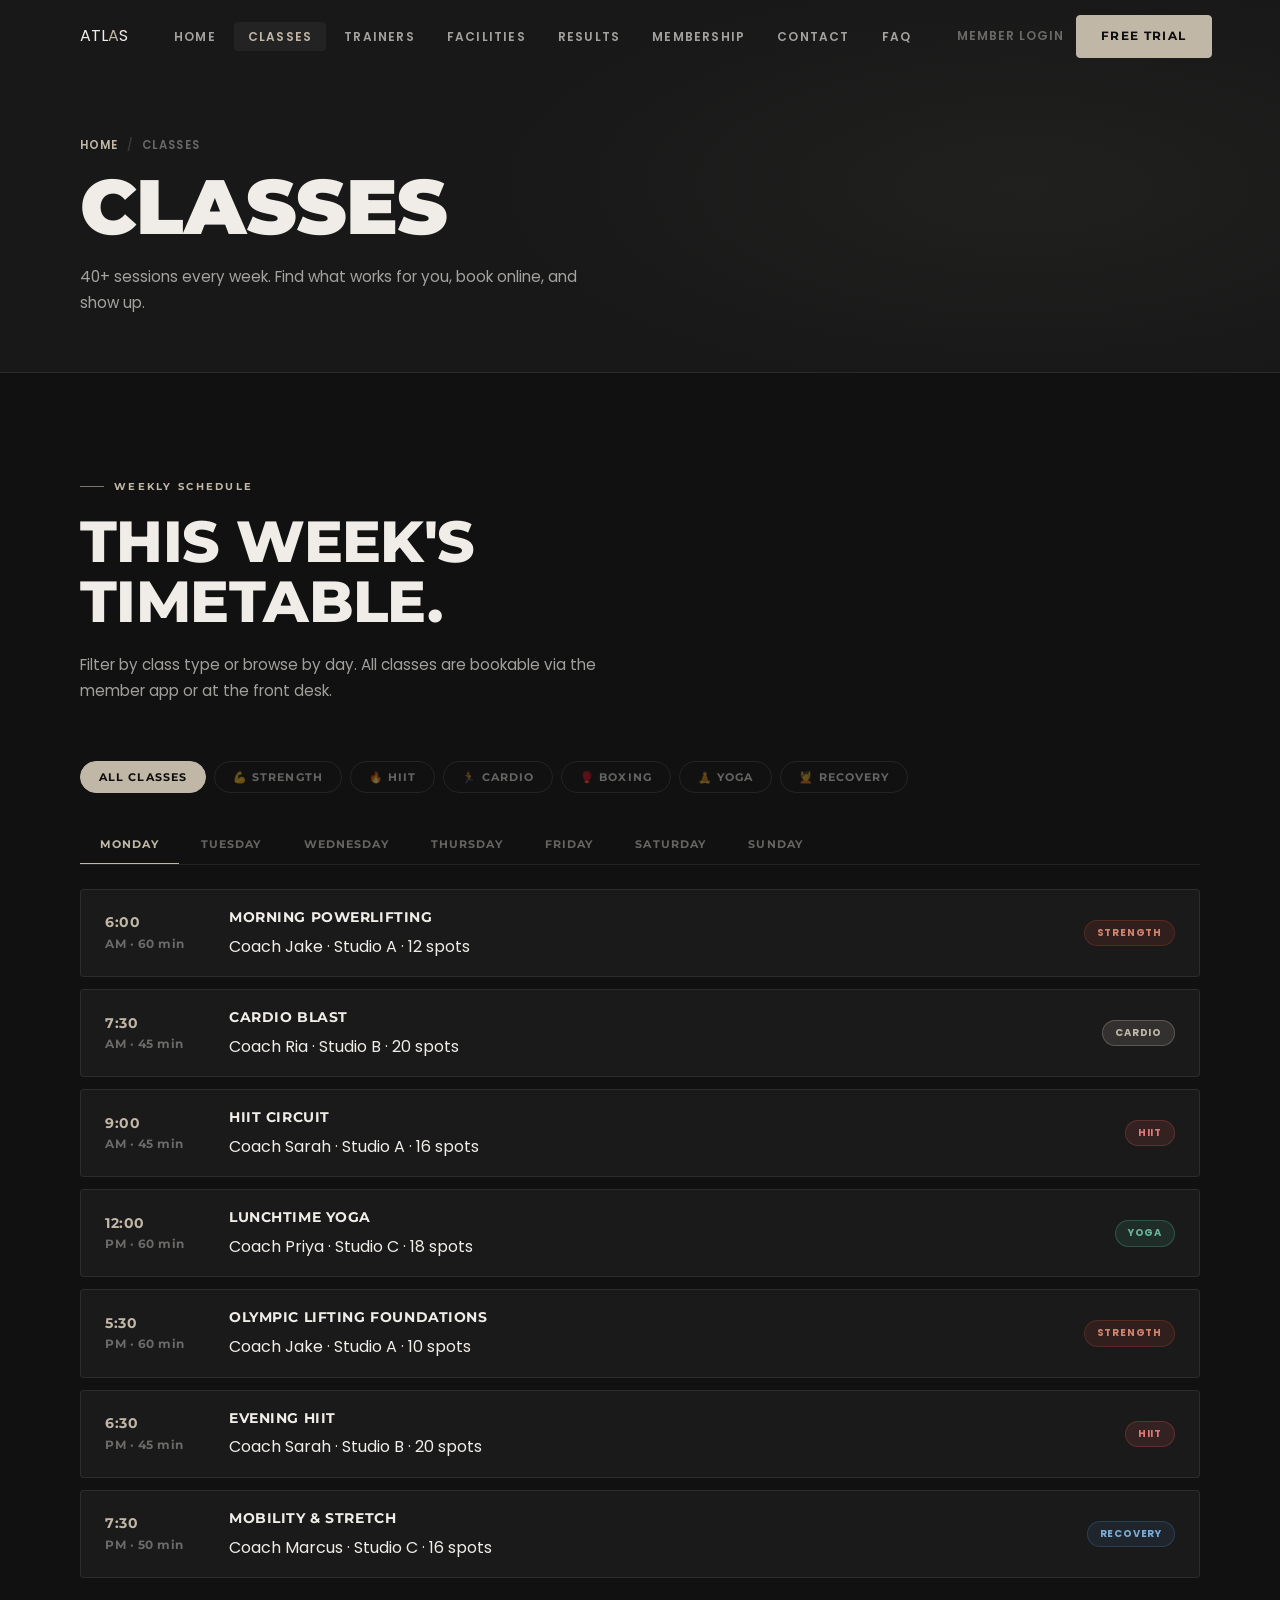
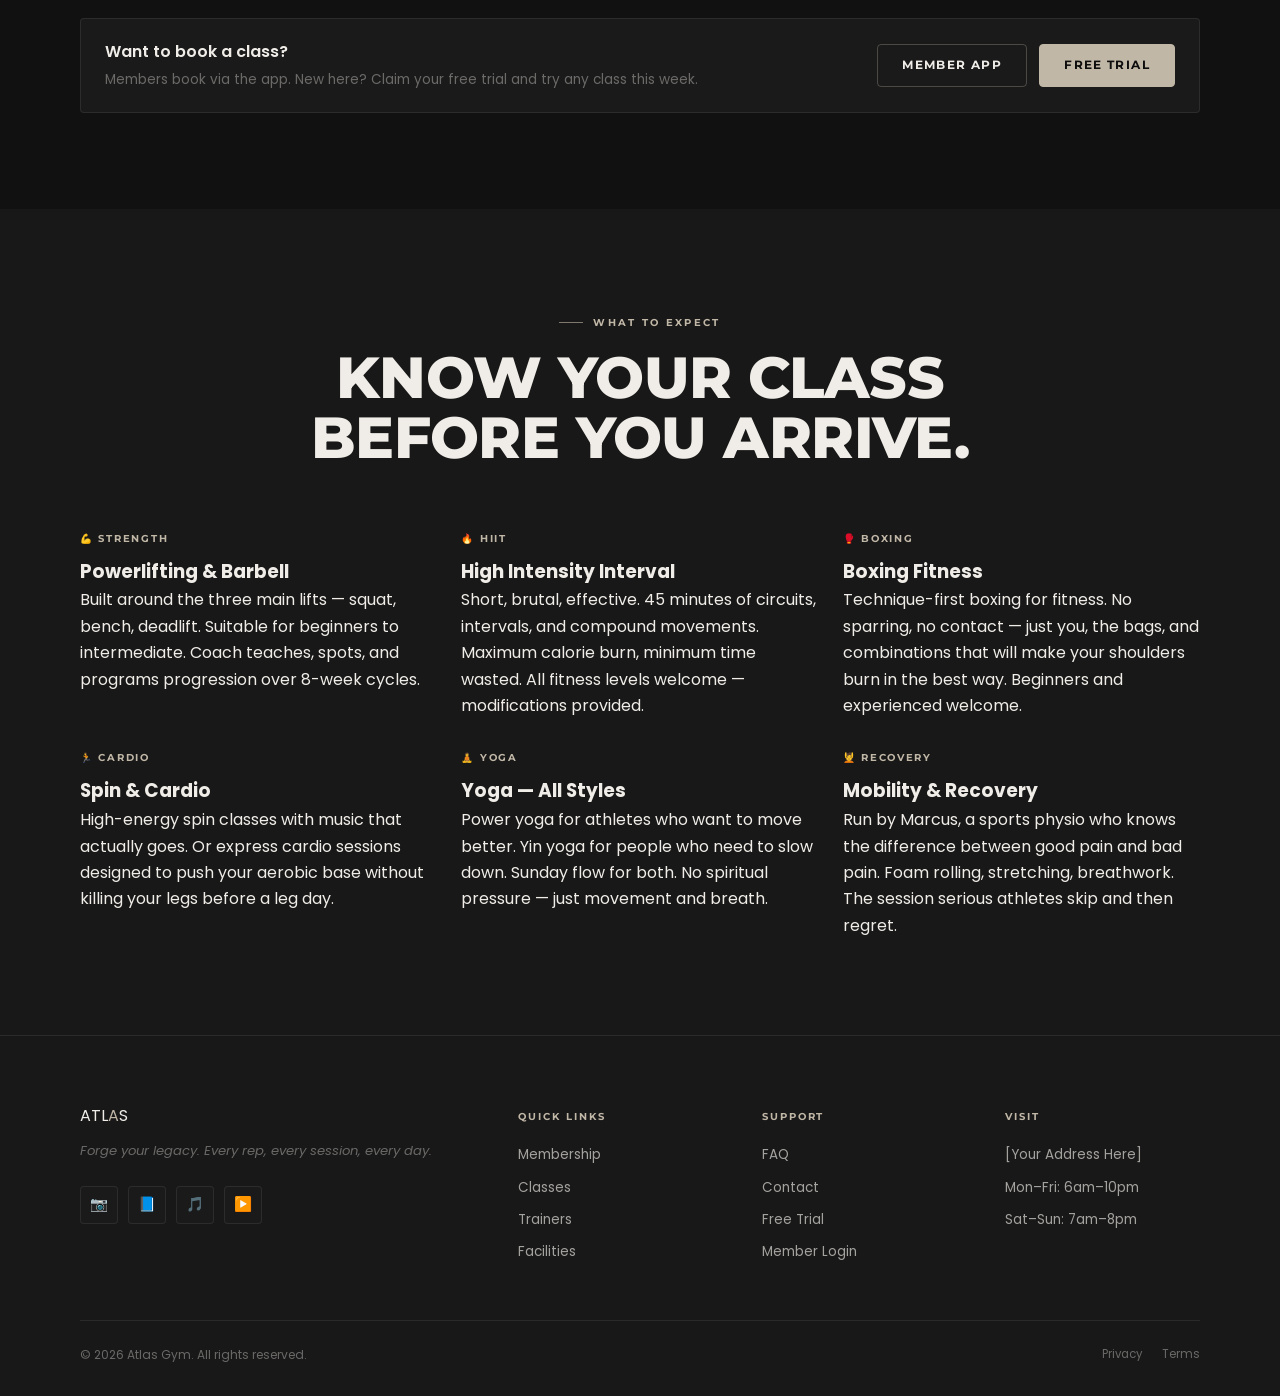
<file: classes.html>
<!DOCTYPE html>
<html lang="en">
<head>
  <meta charset="UTF-8" />
  <meta name="viewport" content="width=device-width, initial-scale=1.0" />
  <title>Classes — Atlas Gym</title>
  <meta name="description" content="40+ weekly classes including strength, HIIT, boxing, yoga, and cardio. Filter by type and find your class." />
  <link rel="stylesheet" href="css/styles.css" />
    <link rel="icon" type="image/x-icon" href="logo-white-icon.png">
</head>
<body>

<nav class="nav" id="nav">
  <div class="container nav__inner">
    <a href="index.html" class="nav__logo">ATL<span>A</span>S</a>
    <ul class="nav__links">
      <li><a href="index.html">Home</a></li>
      <li><a href="classes.html" class="active">Classes</a></li>
      <li><a href="trainers.html">Trainers</a></li>
      <li><a href="facilities.html">Facilities</a></li>
      <li><a href="results.html">Results</a></li>
      <li><a href="membership.html">Membership</a></li>
      <li><a href="contact.html">Contact</a></li>
      <li><a href="faq.html">FAQ</a></li>
    </ul>
    <div class="nav__actions">
      <a href="login.html" class="nav__login">Member Login</a>
      <a href="trial.html" class="btn btn-primary">Free Trial</a>
    </div>
    <button class="nav__toggle" aria-label="Menu" aria-expanded="false">
      <span></span><span></span><span></span>
    </button>
  </div>
</nav>
<div class="nav__mobile">
  <a href="index.html">Home</a><a href="classes.html">Classes</a><a href="trainers.html">Trainers</a>
  <a href="facilities.html">Facilities</a><a href="results.html">Results</a><a href="membership.html">Membership</a>
  <a href="contact.html">Contact</a><a href="faq.html">FAQ</a><a href="login.html">Member Login</a>
  <a href="trial.html" class="btn btn-primary">Start Free Trial</a>
</div>

<section class="page-hero">
  <div class="container page-hero__content">
    <div class="breadcrumb"><a href="index.html">Home</a> <span>/</span> Classes</div>
    <h1>CLASSES</h1>
    <p>40+ sessions every week. Find what works for you, book online, and show up.</p>
  </div>
</section>

<!-- Timetable -->
<section class="section">
  <div class="container">
    <div class="section-header reveal">
      <span class="section-label">Weekly Schedule</span>
      <h2 class="section-title">This week's<br>timetable.</h2>
      <p class="section-subtitle">Filter by class type or browse by day. All classes are bookable via the member app or at the front desk.</p>
    </div>

    <!-- Filters -->
    <div class="timetable-filters reveal">
      <button class="filter-btn active" data-filter="all">All Classes</button>
      <button class="filter-btn" data-filter="strength">💪 Strength</button>
      <button class="filter-btn" data-filter="hiit">🔥 HIIT</button>
      <button class="filter-btn" data-filter="cardio">🏃 Cardio</button>
      <button class="filter-btn" data-filter="boxing">🥊 Boxing</button>
      <button class="filter-btn" data-filter="yoga">🧘 Yoga</button>
      <button class="filter-btn" data-filter="recovery">💆 Recovery</button>
    </div>

    <!-- Day Tabs -->
    <div class="day-tabs">
      <button class="day-tab active" data-day="monday">Monday</button>
      <button class="day-tab" data-day="tuesday">Tuesday</button>
      <button class="day-tab" data-day="wednesday">Wednesday</button>
      <button class="day-tab" data-day="thursday">Thursday</button>
      <button class="day-tab" data-day="friday">Friday</button>
      <button class="day-tab" data-day="saturday">Saturday</button>
      <button class="day-tab" data-day="sunday">Sunday</button>
    </div>

    <!-- Monday -->
    <div class="schedule" data-day="monday" style="display:flex;flex-direction:column;gap:12px;">
      <div class="schedule-item" data-type="strength">
        <div class="schedule-item__time">6:00<div class="schedule-item__sub">AM · 60 min</div></div>
        <div class="schedule-item__info">
          <div class="schedule-item__name">Morning Powerlifting</div>
          <div class="schedule-item__details">Coach Jake · Studio A · 12 spots</div>
        </div>
        <span class="schedule-item__badge badge--strength">Strength</span>
      </div>
      <div class="schedule-item" data-type="cardio">
        <div class="schedule-item__time">7:30<div class="schedule-item__sub">AM · 45 min</div></div>
        <div class="schedule-item__info">
          <div class="schedule-item__name">Cardio Blast</div>
          <div class="schedule-item__details">Coach Ria · Studio B · 20 spots</div>
        </div>
        <span class="schedule-item__badge badge--cardio">Cardio</span>
      </div>
      <div class="schedule-item" data-type="hiit">
        <div class="schedule-item__time">9:00<div class="schedule-item__sub">AM · 45 min</div></div>
        <div class="schedule-item__info">
          <div class="schedule-item__name">HIIT Circuit</div>
          <div class="schedule-item__details">Coach Sarah · Studio A · 16 spots</div>
        </div>
        <span class="schedule-item__badge badge--hiit">HIIT</span>
      </div>
      <div class="schedule-item" data-type="yoga">
        <div class="schedule-item__time">12:00<div class="schedule-item__sub">PM · 60 min</div></div>
        <div class="schedule-item__info">
          <div class="schedule-item__name">Lunchtime Yoga</div>
          <div class="schedule-item__details">Coach Priya · Studio C · 18 spots</div>
        </div>
        <span class="schedule-item__badge badge--yoga">Yoga</span>
      </div>
      <div class="schedule-item" data-type="strength">
        <div class="schedule-item__time">5:30<div class="schedule-item__sub">PM · 60 min</div></div>
        <div class="schedule-item__info">
          <div class="schedule-item__name">Olympic Lifting Foundations</div>
          <div class="schedule-item__details">Coach Jake · Studio A · 10 spots</div>
        </div>
        <span class="schedule-item__badge badge--strength">Strength</span>
      </div>
      <div class="schedule-item" data-type="hiit">
        <div class="schedule-item__time">6:30<div class="schedule-item__sub">PM · 45 min</div></div>
        <div class="schedule-item__info">
          <div class="schedule-item__name">Evening HIIT</div>
          <div class="schedule-item__details">Coach Sarah · Studio B · 20 spots</div>
        </div>
        <span class="schedule-item__badge badge--hiit">HIIT</span>
      </div>
      <div class="schedule-item" data-type="recovery">
        <div class="schedule-item__time">7:30<div class="schedule-item__sub">PM · 50 min</div></div>
        <div class="schedule-item__info">
          <div class="schedule-item__name">Mobility & Stretch</div>
          <div class="schedule-item__details">Coach Marcus · Studio C · 16 spots</div>
        </div>
        <span class="schedule-item__badge badge--recovery">Recovery</span>
      </div>
    </div>

    <!-- Tuesday -->
    <div class="schedule" data-day="tuesday" style="display:none;flex-direction:column;gap:12px;">
      <div class="schedule-item" data-type="cardio">
        <div class="schedule-item__time">6:00<div class="schedule-item__sub">AM · 45 min</div></div>
        <div class="schedule-item__info">
          <div class="schedule-item__name">Spin Class</div>
          <div class="schedule-item__details">Coach Ria · Spin Studio · 18 spots</div>
        </div>
        <span class="schedule-item__badge badge--cardio">Cardio</span>
      </div>
      <div class="schedule-item" data-type="boxing">
        <div class="schedule-item__time">7:30<div class="schedule-item__sub">AM · 60 min</div></div>
        <div class="schedule-item__info">
          <div class="schedule-item__name">Boxing Fundamentals</div>
          <div class="schedule-item__details">Coach Leo · Studio A · 14 spots</div>
        </div>
        <span class="schedule-item__badge badge--boxing">Boxing</span>
      </div>
      <div class="schedule-item" data-type="hiit">
        <div class="schedule-item__time">9:30<div class="schedule-item__sub">AM · 45 min</div></div>
        <div class="schedule-item__info">
          <div class="schedule-item__name">Tabata Burn</div>
          <div class="schedule-item__details">Coach Sarah · Studio B · 20 spots</div>
        </div>
        <span class="schedule-item__badge badge--hiit">HIIT</span>
      </div>
      <div class="schedule-item" data-type="strength">
        <div class="schedule-item__time">5:00<div class="schedule-item__sub">PM · 60 min</div></div>
        <div class="schedule-item__info">
          <div class="schedule-item__name">Barbell Club</div>
          <div class="schedule-item__details">Coach Jake · Studio A · 12 spots</div>
        </div>
        <span class="schedule-item__badge badge--strength">Strength</span>
      </div>
      <div class="schedule-item" data-type="boxing">
        <div class="schedule-item__time">6:30<div class="schedule-item__sub">PM · 60 min</div></div>
        <div class="schedule-item__info">
          <div class="schedule-item__name">Boxing Fitness</div>
          <div class="schedule-item__details">Coach Leo · Studio A · 16 spots</div>
        </div>
        <span class="schedule-item__badge badge--boxing">Boxing</span>
      </div>
      <div class="schedule-item" data-type="yoga">
        <div class="schedule-item__time">7:45<div class="schedule-item__sub">PM · 60 min</div></div>
        <div class="schedule-item__info">
          <div class="schedule-item__name">Evening Yin Yoga</div>
          <div class="schedule-item__details">Coach Priya · Studio C · 18 spots</div>
        </div>
        <span class="schedule-item__badge badge--yoga">Yoga</span>
      </div>
    </div>

    <!-- Wednesday -->
    <div class="schedule" data-day="wednesday" style="display:none;flex-direction:column;gap:12px;">
      <div class="schedule-item" data-type="strength">
        <div class="schedule-item__time">6:00<div class="schedule-item__sub">AM · 60 min</div></div>
        <div class="schedule-item__info">
          <div class="schedule-item__name">Strength & Conditioning</div>
          <div class="schedule-item__details">Coach Jake · Studio A · 14 spots</div>
        </div>
        <span class="schedule-item__badge badge--strength">Strength</span>
      </div>
      <div class="schedule-item" data-type="hiit">
        <div class="schedule-item__time">7:00<div class="schedule-item__sub">AM · 45 min</div></div>
        <div class="schedule-item__info">
          <div class="schedule-item__name">Metabolic HIIT</div>
          <div class="schedule-item__details">Coach Sarah · Studio B · 20 spots</div>
        </div>
        <span class="schedule-item__badge badge--hiit">HIIT</span>
      </div>
      <div class="schedule-item" data-type="cardio">
        <div class="schedule-item__time">12:00<div class="schedule-item__sub">PM · 30 min</div></div>
        <div class="schedule-item__info">
          <div class="schedule-item__name">Express Cardio</div>
          <div class="schedule-item__details">Coach Ria · Studio B · 20 spots</div>
        </div>
        <span class="schedule-item__badge badge--cardio">Cardio</span>
      </div>
      <div class="schedule-item" data-type="boxing">
        <div class="schedule-item__time">5:30<div class="schedule-item__sub">PM · 60 min</div></div>
        <div class="schedule-item__info">
          <div class="schedule-item__name">Boxing Intermediate</div>
          <div class="schedule-item__details">Coach Leo · Studio A · 14 spots</div>
        </div>
        <span class="schedule-item__badge badge--boxing">Boxing</span>
      </div>
      <div class="schedule-item" data-type="recovery">
        <div class="schedule-item__time">7:00<div class="schedule-item__sub">PM · 60 min</div></div>
        <div class="schedule-item__info">
          <div class="schedule-item__name">Recovery & Mobility</div>
          <div class="schedule-item__details">Coach Marcus · Studio C · 16 spots</div>
        </div>
        <span class="schedule-item__badge badge--recovery">Recovery</span>
      </div>
    </div>

    <!-- Thursday -->
    <div class="schedule" data-day="thursday" style="display:none;flex-direction:column;gap:12px;">
      <div class="schedule-item" data-type="hiit">
        <div class="schedule-item__time">6:00<div class="schedule-item__sub">AM · 45 min</div></div>
        <div class="schedule-item__info">
          <div class="schedule-item__name">HIIT Attack</div>
          <div class="schedule-item__details">Coach Sarah · Studio B · 20 spots</div>
        </div>
        <span class="schedule-item__badge badge--hiit">HIIT</span>
      </div>
      <div class="schedule-item" data-type="yoga">
        <div class="schedule-item__time">9:00<div class="schedule-item__sub">AM · 60 min</div></div>
        <div class="schedule-item__info">
          <div class="schedule-item__name">Power Yoga</div>
          <div class="schedule-item__details">Coach Priya · Studio C · 18 spots</div>
        </div>
        <span class="schedule-item__badge badge--yoga">Yoga</span>
      </div>
      <div class="schedule-item" data-type="strength">
        <div class="schedule-item__time">5:30<div class="schedule-item__sub">PM · 60 min</div></div>
        <div class="schedule-item__info">
          <div class="schedule-item__name">Powerlifting</div>
          <div class="schedule-item__details">Coach Jake · Studio A · 12 spots</div>
        </div>
        <span class="schedule-item__badge badge--strength">Strength</span>
      </div>
      <div class="schedule-item" data-type="boxing">
        <div class="schedule-item__time">6:30<div class="schedule-item__sub">PM · 60 min</div></div>
        <div class="schedule-item__info">
          <div class="schedule-item__name">Bag Work & Combos</div>
          <div class="schedule-item__details">Coach Leo · Studio A · 14 spots</div>
        </div>
        <span class="schedule-item__badge badge--boxing">Boxing</span>
      </div>
    </div>

    <!-- Friday -->
    <div class="schedule" data-day="friday" style="display:none;flex-direction:column;gap:12px;">
      <div class="schedule-item" data-type="strength">
        <div class="schedule-item__time">6:00<div class="schedule-item__sub">AM · 60 min</div></div>
        <div class="schedule-item__info">
          <div class="schedule-item__name">Friday Strength Session</div>
          <div class="schedule-item__details">Coach Jake · Studio A · 14 spots</div>
        </div>
        <span class="schedule-item__badge badge--strength">Strength</span>
      </div>
      <div class="schedule-item" data-type="hiit">
        <div class="schedule-item__time">7:30<div class="schedule-item__sub">AM · 45 min</div></div>
        <div class="schedule-item__info">
          <div class="schedule-item__name">Friday HIIT</div>
          <div class="schedule-item__details">Coach Sarah · Studio B · 20 spots</div>
        </div>
        <span class="schedule-item__badge badge--hiit">HIIT</span>
      </div>
      <div class="schedule-item" data-type="cardio">
        <div class="schedule-item__time">12:00<div class="schedule-item__sub">PM · 45 min</div></div>
        <div class="schedule-item__info">
          <div class="schedule-item__name">Lunchtime Spin</div>
          <div class="schedule-item__details">Coach Ria · Spin Studio · 18 spots</div>
        </div>
        <span class="schedule-item__badge badge--cardio">Cardio</span>
      </div>
      <div class="schedule-item" data-type="recovery">
        <div class="schedule-item__time">5:30<div class="schedule-item__sub">PM · 60 min</div></div>
        <div class="schedule-item__info">
          <div class="schedule-item__name">End of Week Recovery</div>
          <div class="schedule-item__details">Coach Marcus · Studio C · 16 spots</div>
        </div>
        <span class="schedule-item__badge badge--recovery">Recovery</span>
      </div>
    </div>

    <!-- Saturday -->
    <div class="schedule" data-day="saturday" style="display:none;flex-direction:column;gap:12px;">
      <div class="schedule-item" data-type="hiit">
        <div class="schedule-item__time">7:30<div class="schedule-item__sub">AM · 60 min</div></div>
        <div class="schedule-item__info">
          <div class="schedule-item__name">Saturday Big HIIT</div>
          <div class="schedule-item__details">Coach Sarah · Studio A · 24 spots</div>
        </div>
        <span class="schedule-item__badge badge--hiit">HIIT</span>
      </div>
      <div class="schedule-item" data-type="boxing">
        <div class="schedule-item__time">9:00<div class="schedule-item__sub">AM · 60 min</div></div>
        <div class="schedule-item__info">
          <div class="schedule-item__name">Saturday Boxing</div>
          <div class="schedule-item__details">Coach Leo · Studio A · 16 spots</div>
        </div>
        <span class="schedule-item__badge badge--boxing">Boxing</span>
      </div>
      <div class="schedule-item" data-type="strength">
        <div class="schedule-item__time">10:30<div class="schedule-item__sub">AM · 75 min</div></div>
        <div class="schedule-item__info">
          <div class="schedule-item__name">Weekend Powerlifting</div>
          <div class="schedule-item__details">Coach Jake · Studio A · 12 spots</div>
        </div>
        <span class="schedule-item__badge badge--strength">Strength</span>
      </div>
    </div>

    <!-- Sunday -->
    <div class="schedule" data-day="sunday" style="display:none;flex-direction:column;gap:12px;">
      <div class="schedule-item" data-type="yoga">
        <div class="schedule-item__time">8:00<div class="schedule-item__sub">AM · 75 min</div></div>
        <div class="schedule-item__info">
          <div class="schedule-item__name">Sunday Yoga Flow</div>
          <div class="schedule-item__details">Coach Priya · Studio C · 20 spots</div>
        </div>
        <span class="schedule-item__badge badge--yoga">Yoga</span>
      </div>
      <div class="schedule-item" data-type="recovery">
        <div class="schedule-item__time">10:00<div class="schedule-item__sub">AM · 60 min</div></div>
        <div class="schedule-item__info">
          <div class="schedule-item__name">Deep Stretch & Recovery</div>
          <div class="schedule-item__details">Coach Marcus · Studio C · 16 spots</div>
        </div>
        <span class="schedule-item__badge badge--recovery">Recovery</span>
      </div>
      <div class="schedule-item" data-type="cardio">
        <div class="schedule-item__time">11:30<div class="schedule-item__sub">AM · 45 min</div></div>
        <div class="schedule-item__info">
          <div class="schedule-item__name">Easy Cardio</div>
          <div class="schedule-item__details">Coach Ria · Studio B · 20 spots</div>
        </div>
        <span class="schedule-item__badge badge--cardio">Cardio</span>
      </div>
    </div>

    <div style="margin-top:40px;padding:20px 24px;background:var(--bg-card);border:1px solid var(--border);border-radius:var(--radius-sm);display:flex;align-items:center;justify-content:space-between;flex-wrap:wrap;gap:16px;" class="reveal">
      <div>
        <div style="font-weight:600;margin-bottom:4px;">Want to book a class?</div>
        <div style="font-size:0.85rem;color:var(--text-muted);">Members book via the app. New here? Claim your free trial and try any class this week.</div>
      </div>
      <div style="display:flex;gap:12px;flex-wrap:wrap;">
        <a href="login.html" class="btn btn-outline">Member App</a>
        <a href="trial.html" class="btn btn-primary">Free Trial</a>
      </div>
    </div>
  </div>
</section>

<!-- Class Descriptions -->
<section class="section section--dark">
  <div class="container">
    <div class="section-header section-header--center reveal">
      <span class="section-label">What to Expect</span>
      <h2 class="section-title">Know your class<br>before you arrive.</h2>
    </div>
    <div class="grid-3">
      <div class="card reveal" data-delay="1">
        <div class="card__body">
          <div class="card__tag">💪 Strength</div>
          <h3>Powerlifting & Barbell</h3>
          <p>Built around the three main lifts — squat, bench, deadlift. Suitable for beginners to intermediate. Coach teaches, spots, and programs progression over 8-week cycles.</p>
        </div>
      </div>
      <div class="card reveal" data-delay="2">
        <div class="card__body">
          <div class="card__tag">🔥 HIIT</div>
          <h3>High Intensity Interval</h3>
          <p>Short, brutal, effective. 45 minutes of circuits, intervals, and compound movements. Maximum calorie burn, minimum time wasted. All fitness levels welcome — modifications provided.</p>
        </div>
      </div>
      <div class="card reveal" data-delay="3">
        <div class="card__body">
          <div class="card__tag">🥊 Boxing</div>
          <h3>Boxing Fitness</h3>
          <p>Technique-first boxing for fitness. No sparring, no contact — just you, the bags, and combinations that will make your shoulders burn in the best way. Beginners and experienced welcome.</p>
        </div>
      </div>
      <div class="card reveal" data-delay="1">
        <div class="card__body">
          <div class="card__tag">🏃 Cardio</div>
          <h3>Spin & Cardio</h3>
          <p>High-energy spin classes with music that actually goes. Or express cardio sessions designed to push your aerobic base without killing your legs before a leg day.</p>
        </div>
      </div>
      <div class="card reveal" data-delay="2">
        <div class="card__body">
          <div class="card__tag">🧘 Yoga</div>
          <h3>Yoga — All Styles</h3>
          <p>Power yoga for athletes who want to move better. Yin yoga for people who need to slow down. Sunday flow for both. No spiritual pressure — just movement and breath.</p>
        </div>
      </div>
      <div class="card reveal" data-delay="3">
        <div class="card__body">
          <div class="card__tag">💆 Recovery</div>
          <h3>Mobility & Recovery</h3>
          <p>Run by Marcus, a sports physio who knows the difference between good pain and bad pain. Foam rolling, stretching, breathwork. The session serious athletes skip and then regret.</p>
        </div>
      </div>
    </div>
  </div>
</section>

<footer class="footer">
  <div class="container">
    <div class="footer__grid">
      <div class="footer__brand">
        <div class="footer__logo">ATL<span>A</span>S</div>
        <p class="footer__tagline">Forge your legacy. Every rep, every session, every day.</p>
        <div class="footer__socials">
          <a href="#" class="footer__social">📷</a><a href="#" class="footer__social">📘</a>
          <a href="#" class="footer__social">🎵</a><a href="#" class="footer__social">▶️</a>
        </div>
      </div>
      <div><div class="footer__col-title">Quick Links</div><ul class="footer__links">
        <li><a href="membership.html">Membership</a></li><li><a href="classes.html">Classes</a></li>
        <li><a href="trainers.html">Trainers</a></li><li><a href="facilities.html">Facilities</a></li>
      </ul></div>
      <div><div class="footer__col-title">Support</div><ul class="footer__links">
        <li><a href="faq.html">FAQ</a></li><li><a href="contact.html">Contact</a></li>
        <li><a href="trial.html">Free Trial</a></li><li><a href="login.html">Member Login</a></li>
      </ul></div>
      <div><div class="footer__col-title">Visit</div><ul class="footer__links">
        <li>[Your Address Here]</li><li>Mon–Fri: 6am–10pm</li><li>Sat–Sun: 7am–8pm</li>
      </ul></div>
    </div>
    <div class="footer__bottom">
      <div class="footer__copy">© 2026 Atlas Gym. All rights reserved.</div>
      <div class="footer__bottom-links"><a href="#">Privacy</a><a href="#">Terms</a></div>
    </div>
  </div>
</footer>

<script src="js/main.js"></script>
</body>
</html>
</file>
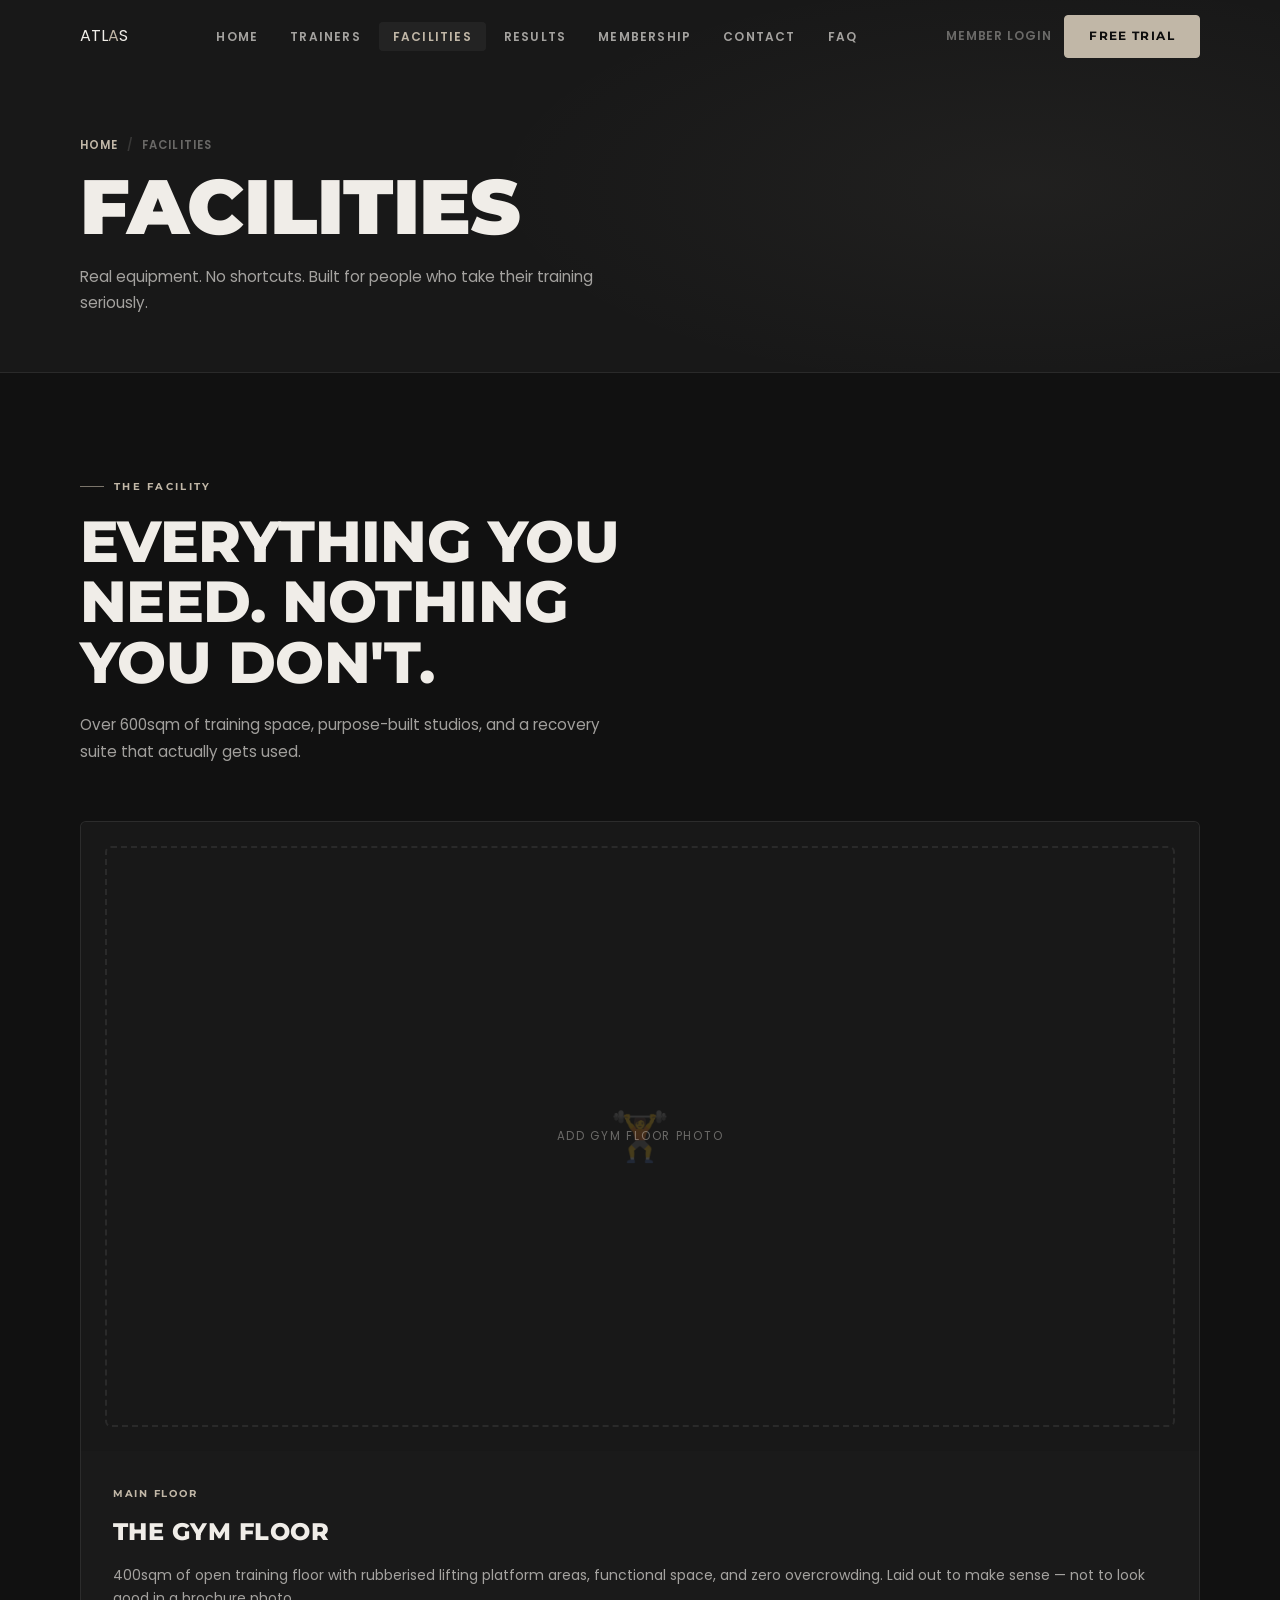
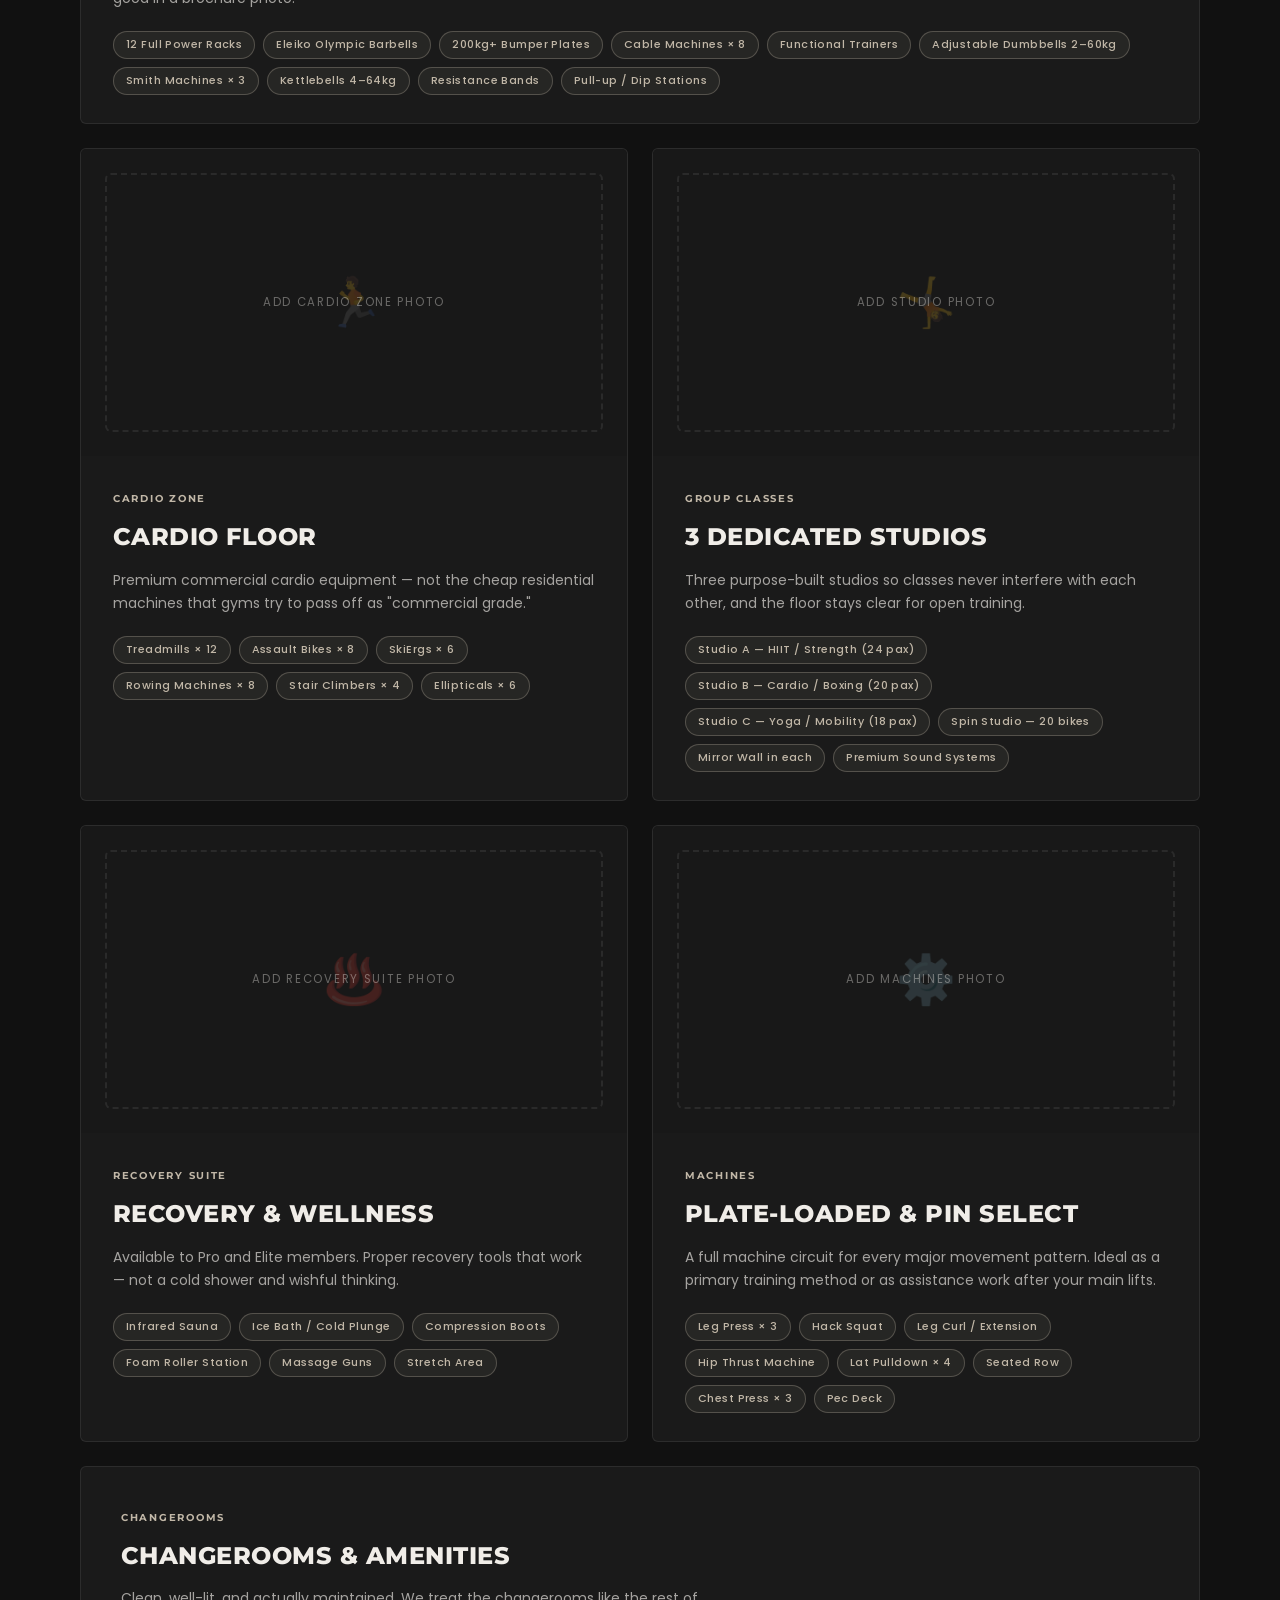
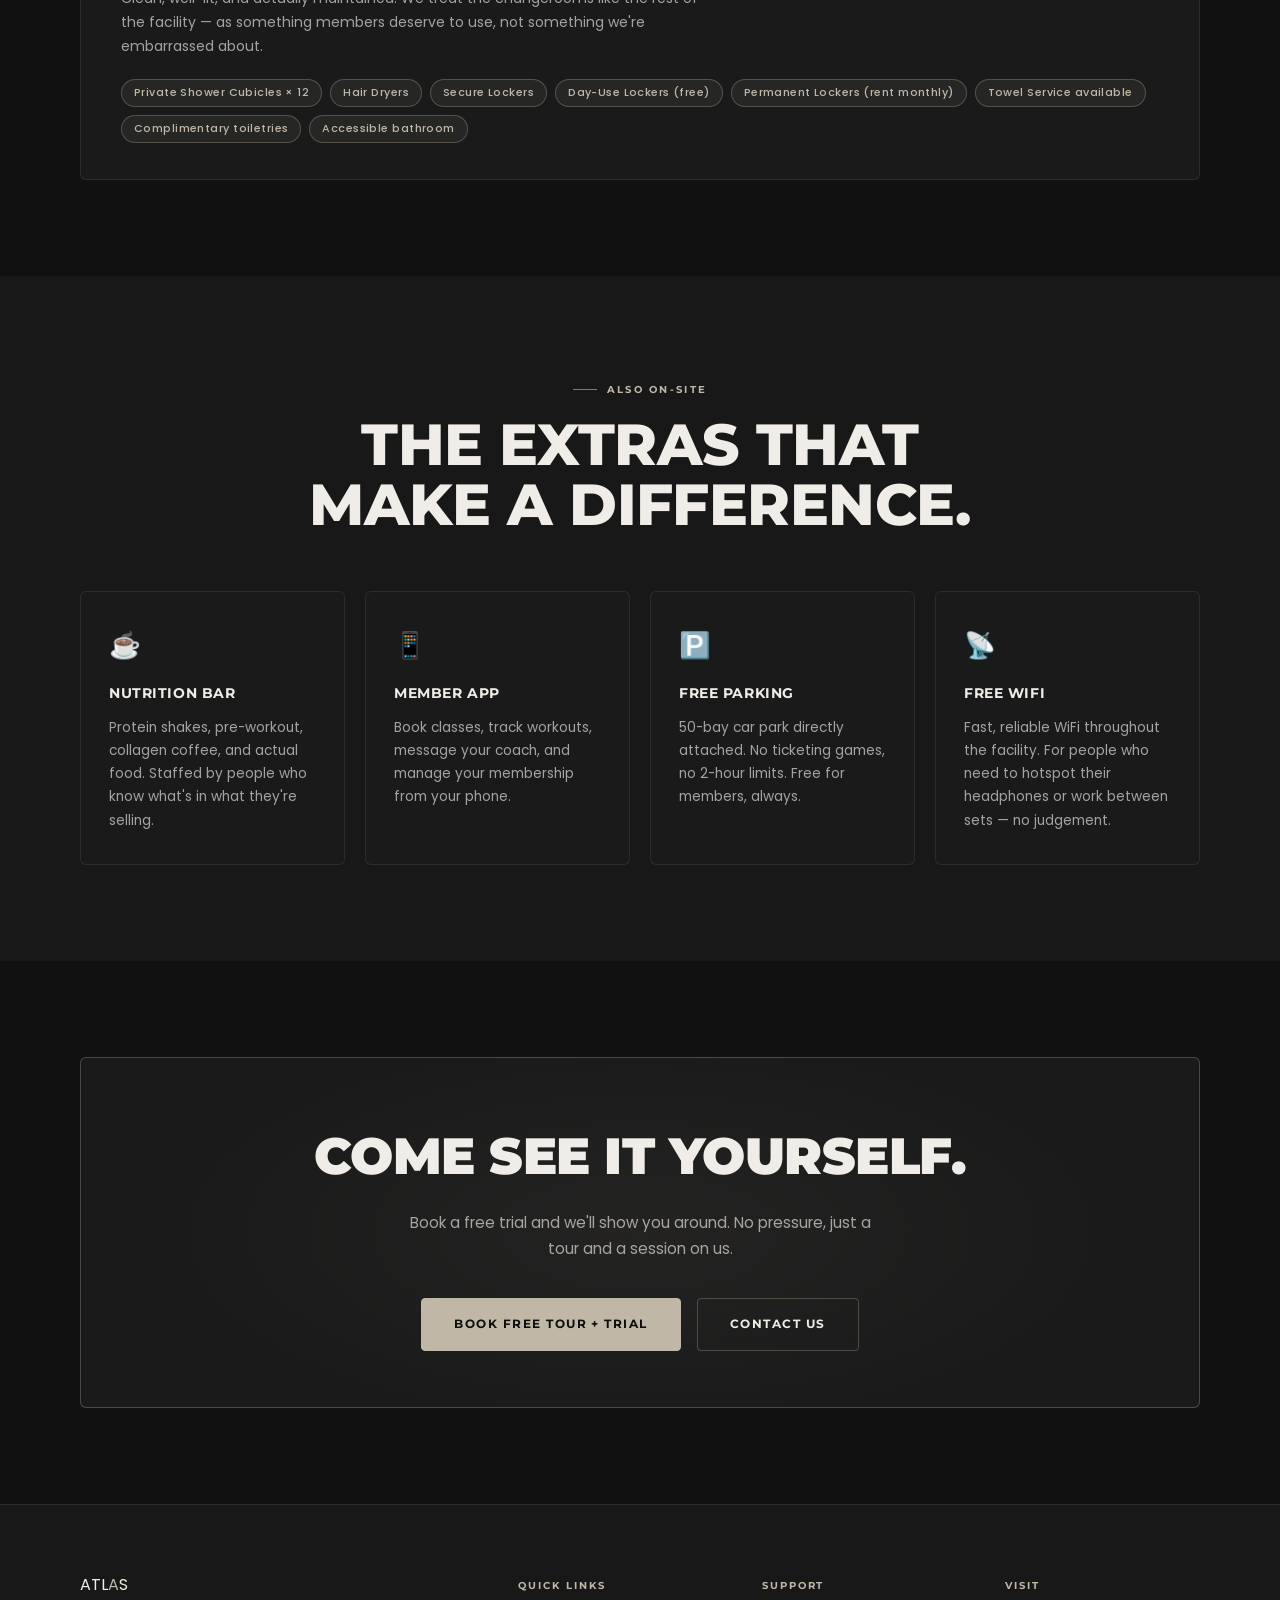
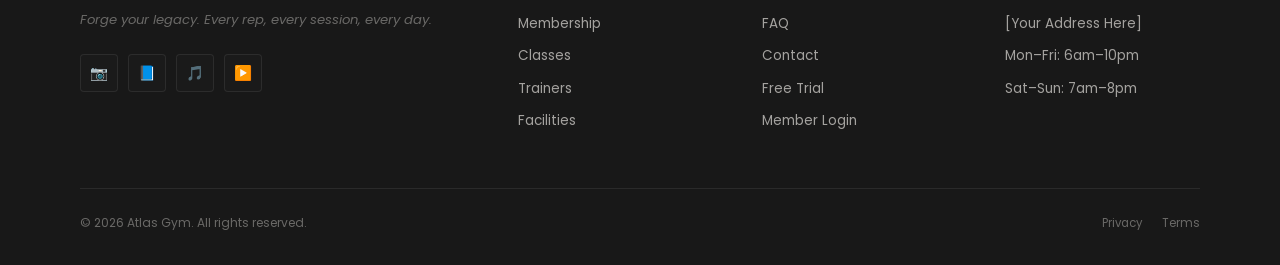
<file: facilities.html>
<!DOCTYPE html>
<html lang="en">
<head>
  <meta charset="UTF-8" />
  <meta name="viewport" content="width=device-width, initial-scale=1.0" />
  <title>Facilities — Atlas Gym</title>
  <meta name="description" content="World-class equipment, recovery suite, studios, and everything in between. See what Atlas has to offer." />
  <link rel="stylesheet" href="css/styles.css" />
  <link rel="icon" type="image/x-icon" href="logo-white-icon.png">
</head>
<body>

<nav class="nav" id="nav">
  <div class="container nav__inner">
    <a href="index.html" class="nav__logo">ATL<span>A</span>S</a>
    <ul class="nav__links">
      <li><a href="index.html">Home</a></li>
      <li><a href="trainers.html">Trainers</a></li>
      <li><a href="facilities.html" class="active">Facilities</a></li>
      <li><a href="results.html">Results</a></li>
      <li><a href="membership.html">Membership</a></li>
      <li><a href="contact.html">Contact</a></li>
      <li><a href="faq.html">FAQ</a></li>
    </ul>
    <div class="nav__actions">
      <a href="login.html" class="nav__login">Member Login</a>
      <a href="trial.html" class="btn btn-primary">Free Trial</a>
    </div>
    <button class="nav__toggle" aria-label="Menu" aria-expanded="false">
      <span></span><span></span><span></span>
    </button>
  </div>
</nav>
<div class="nav__mobile">
  <a href="index.html">Home</a><a href="classes.html">Classes</a><a href="trainers.html">Trainers</a>
  <a href="facilities.html">Facilities</a><a href="results.html">Results</a><a href="membership.html">Membership</a>
  <a href="contact.html">Contact</a><a href="faq.html">FAQ</a><a href="login.html">Member Login</a>
  <a href="trial.html" class="btn btn-primary">Start Free Trial</a>
</div>

<section class="page-hero">
  <div class="container page-hero__content">
    <div class="breadcrumb"><a href="index.html">Home</a> <span>/</span> Facilities</div>
    <h1>FACILITIES</h1>
    <p>Real equipment. No shortcuts. Built for people who take their training seriously.</p>
  </div>
</section>

<!-- Main Facilities -->
<section class="section">
  <div class="container">
    <div class="section-header reveal">
      <span class="section-label">The Facility</span>
      <h2 class="section-title">Everything you<br>need. Nothing<br>you don't.</h2>
      <p class="section-subtitle">Over 600sqm of training space, purpose-built studios, and a recovery suite that actually gets used.</p>
    </div>

    <div class="facility-grid">
      <!-- Main Gym Floor -->
      <div class="facility-card facility-card--wide reveal">
        <div class="facility-card__media">
          <div class="facility-card__media-icon">🏋️</div>
          <div class="hero__photo-label">Add gym floor photo</div>
        </div>
        <div class="facility-card__body">
          <div class="card__tag">Main Floor</div>
          <div class="facility-card__name">The Gym Floor</div>
          <p class="facility-card__desc">400sqm of open training floor with rubberised lifting platform areas, functional space, and zero overcrowding. Laid out to make sense — not to look good in a brochure photo.</p>
          <div class="facility-card__items">
            <span class="facility-item-tag">12 Full Power Racks</span>
            <span class="facility-item-tag">Eleiko Olympic Barbells</span>
            <span class="facility-item-tag">200kg+ Bumper Plates</span>
            <span class="facility-item-tag">Cable Machines × 8</span>
            <span class="facility-item-tag">Functional Trainers</span>
            <span class="facility-item-tag">Adjustable Dumbbells 2–60kg</span>
            <span class="facility-item-tag">Smith Machines × 3</span>
            <span class="facility-item-tag">Kettlebells 4–64kg</span>
            <span class="facility-item-tag">Resistance Bands</span>
            <span class="facility-item-tag">Pull-up / Dip Stations</span>
          </div>
        </div>
      </div>

      <!-- Cardio Zone -->
      <div class="facility-card reveal" data-delay="1">
        <div class="facility-card__media">
          <div class="facility-card__media-icon">🏃</div>
          <div class="hero__photo-label">Add cardio zone photo</div>
        </div>
        <div class="facility-card__body">
          <div class="card__tag">Cardio Zone</div>
          <div class="facility-card__name">Cardio Floor</div>
          <p class="facility-card__desc">Premium commercial cardio equipment — not the cheap residential machines that gyms try to pass off as "commercial grade."</p>
          <div class="facility-card__items">
            <span class="facility-item-tag">Treadmills × 12</span>
            <span class="facility-item-tag">Assault Bikes × 8</span>
            <span class="facility-item-tag">SkiErgs × 6</span>
            <span class="facility-item-tag">Rowing Machines × 8</span>
            <span class="facility-item-tag">Stair Climbers × 4</span>
            <span class="facility-item-tag">Ellipticals × 6</span>
          </div>
        </div>
      </div>

      <!-- Studios -->
      <div class="facility-card reveal" data-delay="2">
        <div class="facility-card__media">
          <div class="facility-card__media-icon">🤸</div>
          <div class="hero__photo-label">Add studio photo</div>
        </div>
        <div class="facility-card__body">
          <div class="card__tag">Group Classes</div>
          <div class="facility-card__name">3 Dedicated Studios</div>
          <p class="facility-card__desc">Three purpose-built studios so classes never interfere with each other, and the floor stays clear for open training.</p>
          <div class="facility-card__items">
            <span class="facility-item-tag">Studio A — HIIT / Strength (24 pax)</span>
            <span class="facility-item-tag">Studio B — Cardio / Boxing (20 pax)</span>
            <span class="facility-item-tag">Studio C — Yoga / Mobility (18 pax)</span>
            <span class="facility-item-tag">Spin Studio — 20 bikes</span>
            <span class="facility-item-tag">Mirror Wall in each</span>
            <span class="facility-item-tag">Premium Sound Systems</span>
          </div>
        </div>
      </div>

      <!-- Recovery -->
      <div class="facility-card reveal" data-delay="1">
        <div class="facility-card__media">
          <div class="facility-card__media-icon">♨️</div>
          <div class="hero__photo-label">Add recovery suite photo</div>
        </div>
        <div class="facility-card__body">
          <div class="card__tag">Recovery Suite</div>
          <div class="facility-card__name">Recovery & Wellness</div>
          <p class="facility-card__desc">Available to Pro and Elite members. Proper recovery tools that work — not a cold shower and wishful thinking.</p>
          <div class="facility-card__items">
            <span class="facility-item-tag">Infrared Sauna</span>
            <span class="facility-item-tag">Ice Bath / Cold Plunge</span>
            <span class="facility-item-tag">Compression Boots</span>
            <span class="facility-item-tag">Foam Roller Station</span>
            <span class="facility-item-tag">Massage Guns</span>
            <span class="facility-item-tag">Stretch Area</span>
          </div>
        </div>
      </div>

      <!-- Machine Zone -->
      <div class="facility-card reveal" data-delay="2">
        <div class="facility-card__media">
          <div class="facility-card__media-icon">⚙️</div>
          <div class="hero__photo-label">Add machines photo</div>
        </div>
        <div class="facility-card__body">
          <div class="card__tag">Machines</div>
          <div class="facility-card__name">Plate-Loaded & Pin Select</div>
          <p class="facility-card__desc">A full machine circuit for every major movement pattern. Ideal as a primary training method or as assistance work after your main lifts.</p>
          <div class="facility-card__items">
            <span class="facility-item-tag">Leg Press × 3</span>
            <span class="facility-item-tag">Hack Squat</span>
            <span class="facility-item-tag">Leg Curl / Extension</span>
            <span class="facility-item-tag">Hip Thrust Machine</span>
            <span class="facility-item-tag">Lat Pulldown × 4</span>
            <span class="facility-item-tag">Seated Row</span>
            <span class="facility-item-tag">Chest Press × 3</span>
            <span class="facility-item-tag">Pec Deck</span>
          </div>
        </div>
      </div>

      <!-- Changerooms -->
      <div class="facility-card facility-card--wide reveal">
        <div class="facility-card__body" style="padding:36px 40px;">
          <div class="card__tag">Changerooms</div>
          <div class="facility-card__name">Changerooms & Amenities</div>
          <p class="facility-card__desc" style="max-width:600px;">Clean, well-lit, and actually maintained. We treat the changerooms like the rest of the facility — as something members deserve to use, not something we're embarrassed about.</p>
          <div class="facility-card__items" style="margin-top:16px;">
            <span class="facility-item-tag">Private Shower Cubicles × 12</span>
            <span class="facility-item-tag">Hair Dryers</span>
            <span class="facility-item-tag">Secure Lockers</span>
            <span class="facility-item-tag">Day-Use Lockers (free)</span>
            <span class="facility-item-tag">Permanent Lockers (rent monthly)</span>
            <span class="facility-item-tag">Towel Service available</span>
            <span class="facility-item-tag">Complimentary toiletries</span>
            <span class="facility-item-tag">Accessible bathroom</span>
          </div>
        </div>
      </div>

    </div>
  </div>
</section>

<!-- Other Amenities -->
<section class="section section--dark">
  <div class="container">
    <div class="section-header section-header--center reveal">
      <span class="section-label">Also On-Site</span>
      <h2 class="section-title">The extras that<br>make a difference.</h2>
    </div>
    <div class="grid-4">
      <div class="feature-card reveal" data-delay="1">
        <div class="feature-card__icon">☕</div>
        <div class="feature-card__title">Nutrition Bar</div>
        <p class="feature-card__text">Protein shakes, pre-workout, collagen coffee, and actual food. Staffed by people who know what's in what they're selling.</p>
      </div>
      <div class="feature-card reveal" data-delay="2">
        <div class="feature-card__icon">📱</div>
        <div class="feature-card__title">Member App</div>
        <p class="feature-card__text">Book classes, track workouts, message your coach, and manage your membership from your phone.</p>
      </div>
      <div class="feature-card reveal" data-delay="3">
        <div class="feature-card__icon">🅿️</div>
        <div class="feature-card__title">Free Parking</div>
        <p class="feature-card__text">50-bay car park directly attached. No ticketing games, no 2-hour limits. Free for members, always.</p>
      </div>
      <div class="feature-card reveal" data-delay="4">
        <div class="feature-card__icon">📡</div>
        <div class="feature-card__title">Free WiFi</div>
        <p class="feature-card__text">Fast, reliable WiFi throughout the facility. For people who need to hotspot their headphones or work between sets — no judgement.</p>
      </div>
    </div>
  </div>
</section>

<!-- CTA -->
<section class="section">
  <div class="container">
    <div class="cta-banner reveal">
      <h2>Come see it yourself.</h2>
      <p>Book a free trial and we'll show you around. No pressure, just a tour and a session on us.</p>
      <div class="cta-banner__actions">
        <a href="trial.html" class="btn btn-primary btn-lg">Book Free Tour + Trial</a>
        <a href="contact.html" class="btn btn-outline btn-lg">Contact Us</a>
      </div>
    </div>
  </div>
</section>

<footer class="footer">
  <div class="container">
    <div class="footer__grid">
      <div class="footer__brand">
        <div class="footer__logo">ATL<span>A</span>S</div>
        <p class="footer__tagline">Forge your legacy. Every rep, every session, every day.</p>
        <div class="footer__socials">
          <a href="#" class="footer__social">📷</a><a href="#" class="footer__social">📘</a>
          <a href="#" class="footer__social">🎵</a><a href="#" class="footer__social">▶️</a>
        </div>
      </div>
      <div><div class="footer__col-title">Quick Links</div><ul class="footer__links">
        <li><a href="membership.html">Membership</a></li><li><a href="classes.html">Classes</a></li>
        <li><a href="trainers.html">Trainers</a></li><li><a href="facilities.html">Facilities</a></li>
      </ul></div>
      <div><div class="footer__col-title">Support</div><ul class="footer__links">
        <li><a href="faq.html">FAQ</a></li><li><a href="contact.html">Contact</a></li>
        <li><a href="trial.html">Free Trial</a></li><li><a href="login.html">Member Login</a></li>
      </ul></div>
      <div><div class="footer__col-title">Visit</div><ul class="footer__links">
        <li>[Your Address Here]</li><li>Mon–Fri: 6am–10pm</li><li>Sat–Sun: 7am–8pm</li>
      </ul></div>
    </div>
    <div class="footer__bottom">
      <div class="footer__copy">© 2026 Atlas Gym. All rights reserved.</div>
      <div class="footer__bottom-links"><a href="#">Privacy</a><a href="#">Terms</a></div>
    </div>
  </div>
</footer>

<script src="js/main.js"></script>
</body>
</html>
</file>
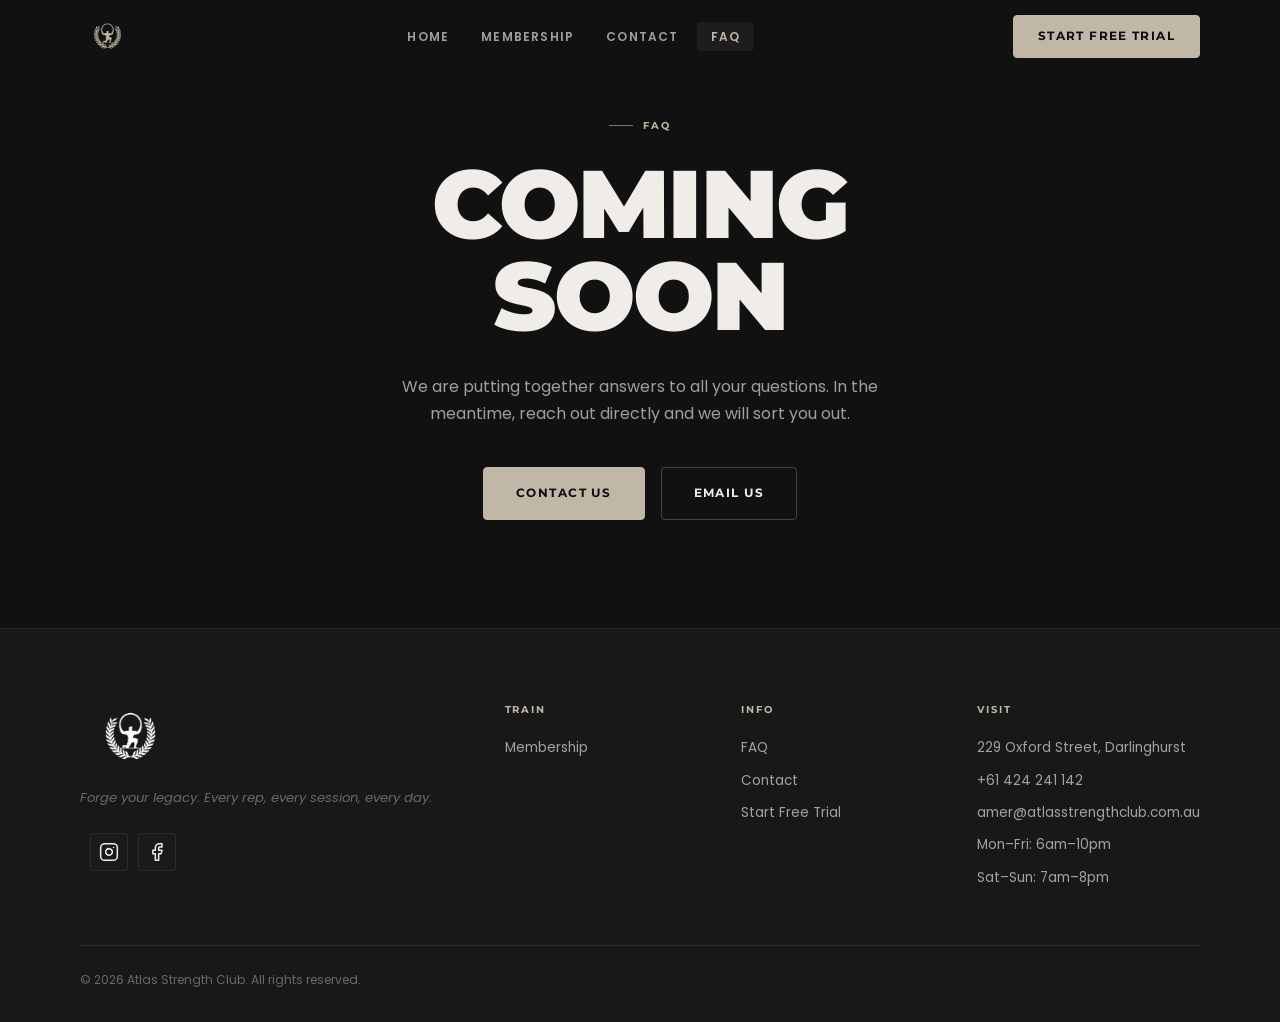
<file: faq.html>
<!DOCTYPE html>
<html lang="en">
<head>
<meta charset="UTF-8"/>
<meta name="viewport" content="width=device-width, initial-scale=1.0"/>
<title>FAQ — Atlas Strength Club</title>
<meta name="description" content="Frequently asked questions about Atlas Strength Club. Contracts, cancellation, casual visits, and everything in between."/>
<link rel="preconnect" href="https://fonts.googleapis.com">
<link href="https://fonts.googleapis.com/css2?family=Montserrat:wght@400;500;600;700;800;900&family=Poppins:wght@300;400;500&display=swap" rel="stylesheet">
<link rel="stylesheet" href="css/styles.css"/>
<link rel="icon" type="image/x-icon" href="https://file.garden/aeSpG6iUoRzyQ8ca/Screenshot%202026-04-27%20at%2011.19.57%E2%80%AFam.png">
<style>
</style>
</head>
<body>

<nav class="nav scrolled" id="nav">
  <div class="container nav__inner">
    <a href="index.html" class="nav__logo"><img src="[data-uri]" alt="Atlas Strength Club"></a>
    <ul class="nav__links">
      <li><a href="index.html">Home</a></li>
      <li><a href="membership.html">Membership</a></li>
      <li><a href="contact.html">Contact</a></li>
      <li><a href="faq.html" class="active">FAQ</a></li>
    </ul>
    <div class="nav__actions">
      <a href="trial.html" class="btn btn-primary">Start Free Trial</a>
    </div>
    <button class="nav__toggle" aria-label="Menu" aria-expanded="false">
      <span></span><span></span><span></span>
    </button>
  </div>
</nav>
<div class="nav__mobile">
  <a href="index.html">Home</a>
  <a href="membership.html">Membership</a>
  <a href="contact.html">Contact</a>
  <a href="faq.html">FAQ</a>
  <a href="trial.html" class="btn btn-primary">Start Free Trial</a>
</div>

<!-- COMING SOON -->
<section style="min-height: calc(100vh - var(--nav-h) - 200px); display: flex; align-items: center; justify-content: center; padding: 80px 0;">
  <div class="container" style="text-align: center; max-width: 600px;">
    <div class="section-label" style="margin-bottom: 24px;">FAQ</div>
    <h1 style="font-family: 'Montserrat', sans-serif; font-size: clamp(3rem, 8vw, 6rem); font-weight: 900; text-transform: uppercase; letter-spacing: -0.02em; line-height: 0.95; margin: 0 0 32px;">Coming<br>Soon</h1>
    <p style="color: var(--text-secondary); font-size: 1rem; line-height: 1.7; margin: 0 0 40px;">We are putting together answers to all your questions. In the meantime, reach out directly and we will sort you out.</p>
    <div style="display: flex; gap: 16px; justify-content: center; flex-wrap: wrap;">
      <a href="contact.html" class="btn btn-primary btn-lg">Contact Us</a>
      <a href="mailto:amer@atlasstrengthclub.com.au" class="btn btn-outline btn-lg">Email Us</a>
    </div>
  </div>
</section>

<!-- FOOTER -->
<footer class="footer">
  <div class="container">
    <div class="footer__grid">
      <div class="footer__brand">
        <a href="index.html"><div class="footer__logo"><img style="height:70px;width:auto;" src="[data-uri]" alt="Atlas Strength Club"></div>
        <p class="footer__tagline">Forge your legacy. Every rep, every session, every day.</p>
        <div class="footer__socials">
          <a href="https://www.instagram.com/atlas_strength_club/" target="_blank" class="footer__social" aria-label="Instagram"><svg width="20" height="20" viewBox="0 0 24 24" fill="none" stroke="currentColor" stroke-width="1.8" stroke-linecap="round" stroke-linejoin="round"><rect x="2" y="2" width="20" height="20" rx="5" ry="5"/><path d="M16 11.37A4 4 0 1 1 12.63 8 4 4 0 0 1 16 11.37z"/><line x1="17.5" y1="6.5" x2="17.51" y2="6.5"/></svg></a>
          <a href="https://www.facebook.com/adonisathleticspaddington" target="_blank" class="footer__social" aria-label="Facebook"><svg width="20" height="20" viewBox="0 0 24 24" fill="none" stroke="currentColor" stroke-width="1.8" stroke-linecap="round" stroke-linejoin="round"><path d="M18 2h-3a5 5 0 0 0-5 5v3H7v4h3v8h4v-8h3l1-4h-4V7a1 1 0 0 1 1-1h3z"/></svg></a>
        </div>
      </div>
      <div>
        <div class="footer__col-title">Train</div>
        <ul class="footer__links">
          <li><a href="membership.html">Membership</a></li>
        </ul>
      </div>
      <div>
        <div class="footer__col-title">Info</div>
        <ul class="footer__links">
          <li><a href="faq.html">FAQ</a></li>
          <li><a href="contact.html">Contact</a></li>
          <li><a href="trial.html">Start Free Trial</a></li>
          </ul>
      </div>
      <div>
        <div class="footer__col-title">Visit</div>
        <ul class="footer__links">
          <li>229 Oxford Street, Darlinghurst</li>
          <li><a href="tel:+61424241142">+61 424 241 142</a></li>
          <li><a href="mailto:amer@atlasstrengthclub.com.au">amer@atlasstrengthclub.com.au</a></li>
          <li>Mon–Fri: 6am–10pm</li>
          <li>Sat–Sun: 7am–8pm</li>
        </ul>
      </div>
    </div>
    <div class="footer__bottom">
      <div class="footer__copy">© 2026 Atlas Strength Club. All rights reserved.</div>
    </div>
  </div>
</footer>

<script src="js/main.js"></script>
<script src="js/logos.js"></script>
<script>
function toggleFaq(btn) {
  const item = btn.closest('.faq-item');
  const isOpen = item.classList.contains('open');
  document.querySelectorAll('.faq-item.open').forEach(i => i.classList.remove('open'));
  if (!isOpen) item.classList.add('open');
}

function filterFaq(cat, btn) {
  document.querySelectorAll('.faq-cat-btn').forEach(b => b.classList.remove('active'));
  btn.classList.add('active');
  document.querySelectorAll('.faq-section').forEach(section => {
    if (cat === 'all' || section.dataset.cat === cat) {
      section.style.display = '';
    } else {
      section.style.display = 'none';
    }
  });
}
</script>
</body>
</html>
</file>
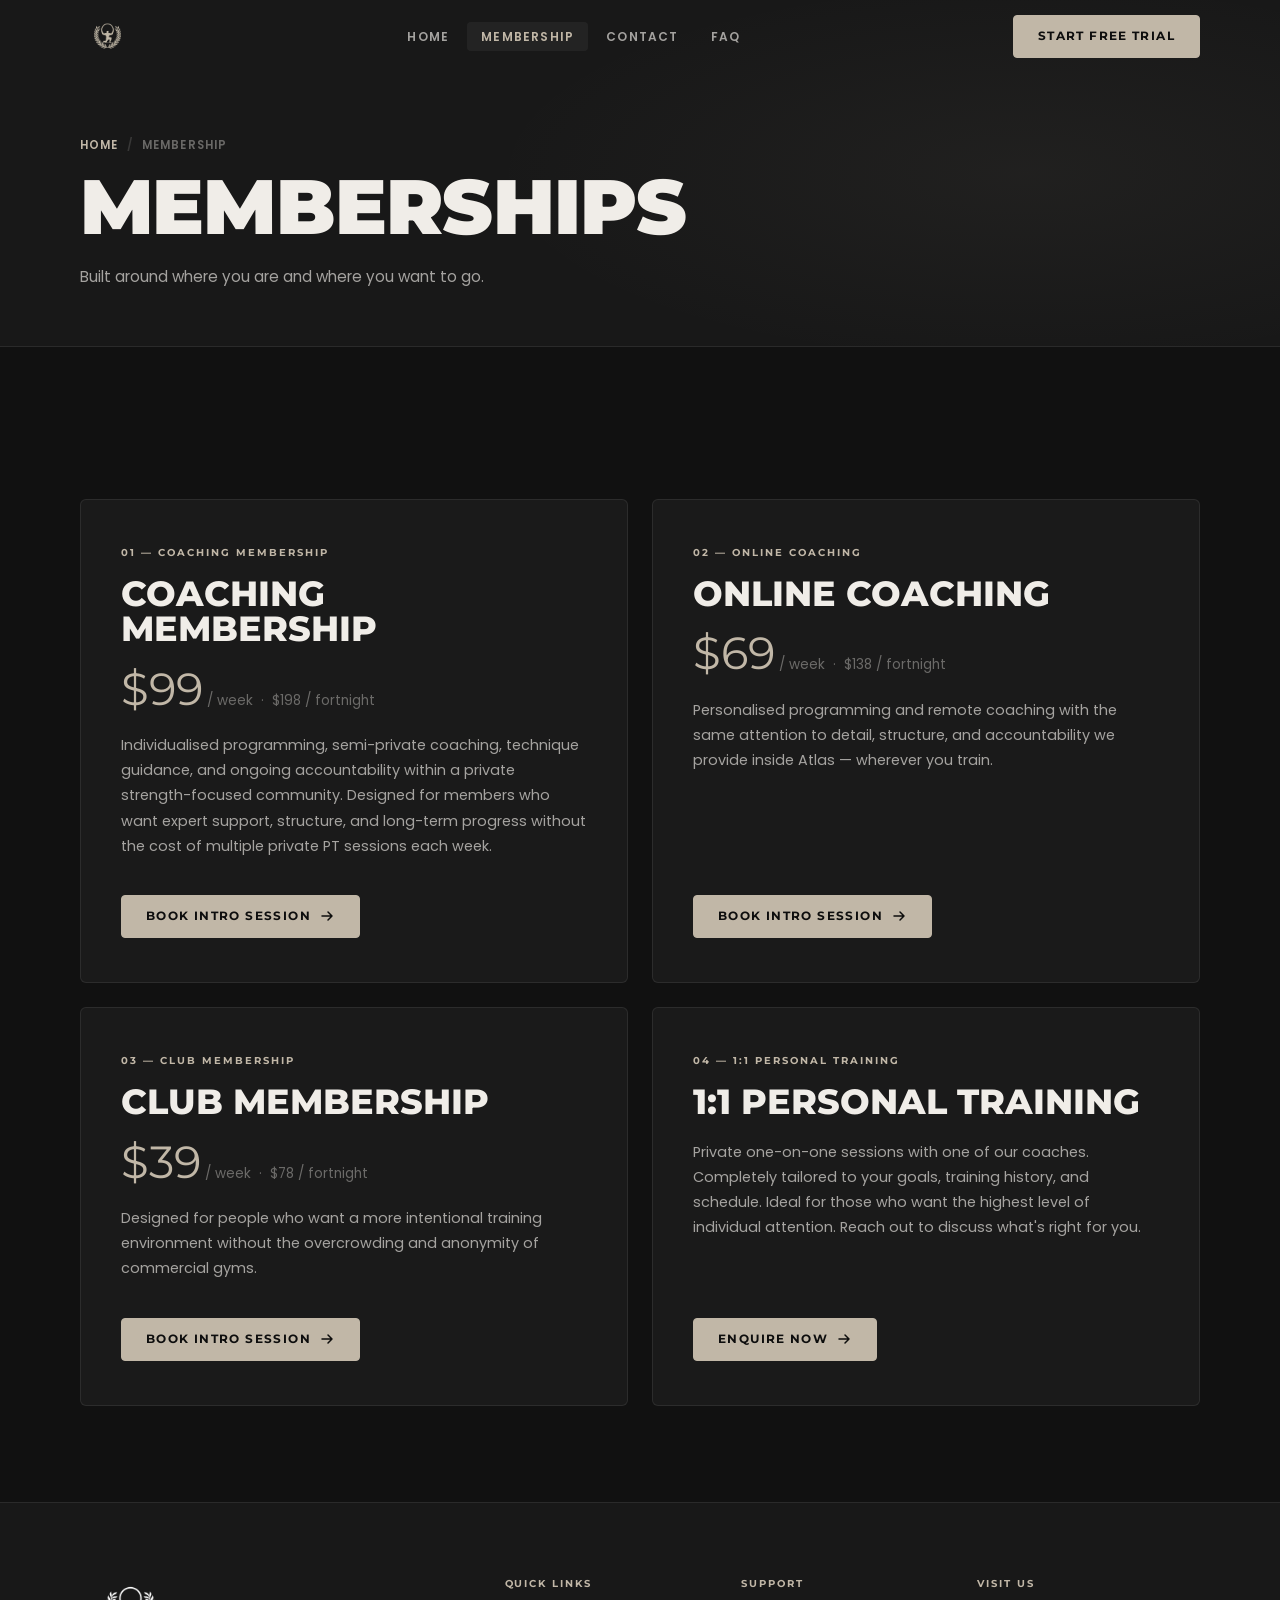
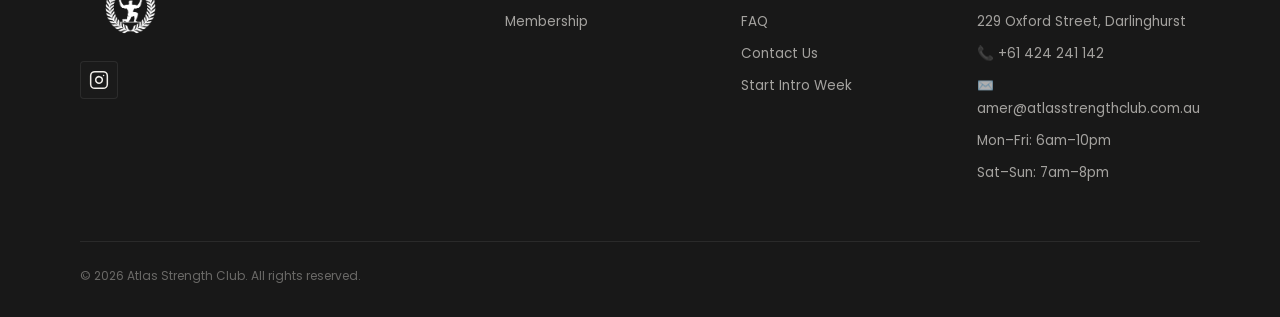
<file: membership.html>
<!DOCTYPE html>
<html lang="en">
<head>
  <meta charset="UTF-8" />
  <meta name="viewport" content="width=device-width, initial-scale=1.0" />
  <title>Membership — Atlas Strength Club</title>
  <meta name="description" content="Full coaching, online coaching, programming only, or non-coaching — find the option that fits your goals." />
  <link rel="icon" type="image/x-icon" href="https://file.garden/aeSpG6iUoRzyQ8ca/Screenshot%202026-04-27%20at%2011.19.57%E2%80%AFam.png">
<style>
    .coaching-grid {
      display: grid;
      grid-template-columns: 1fr 1fr;
      gap: 24px;
      margin-top: 56px;
    }
    .coaching-card {
      background: var(--bg-card);
      border: 1px solid var(--border);
      border-radius: var(--radius);
      padding: 48px 44px;
      display: flex;
      flex-direction: column;
      transition: var(--transition);
    }
    .coaching-card:hover {
      border-color: var(--border-accent);
      background: var(--bg-card-hover);
      transform: translateY(-2px);
    }
    .coaching-card__label {
      font-size: 0.68rem;
      font-weight: 700;
      letter-spacing: 0.18em;
      text-transform: uppercase;
      color: var(--accent);
      margin-bottom: 16px;
    }
    .coaching-card__title {
      font-family: var(--font-display);
      font-size: 2.4rem;
      line-height: 1;
      margin-bottom: 20px;
    }
    .coaching-card__text {
      font-size: 0.9rem;
      color: var(--text-secondary);
      line-height: 1.75;
      flex: 1;
      margin-bottom: 36px;
    }
    @media (max-width: 768px) {
      .coaching-grid { grid-template-columns: 1fr; }
      .coaching-card { padding: 36px 28px; }
    }
  </style>
    <link rel="preconnect" href="https://fonts.googleapis.com">
  <link href="https://fonts.googleapis.com/css2?family=Montserrat:wght@400;500;600;700;800;900&family=Poppins:wght@300;400;500&display=swap" rel="stylesheet">
  <link rel="stylesheet" href="css/styles.css" />
</head>
<body>

<nav class="nav scrolled" id="nav">
  <div class="container nav__inner">
    <a href="index.html" class="nav__logo"><img src="[data-uri]" alt="Atlas Strength Club" style="height:38px;width:auto;"></a>
    <ul class="nav__links">
      <li><a href="index.html">Home</a></li>
      <li><a href="membership.html" class="active">Membership</a></li>
      <li><a href="contact.html">Contact</a></li>
      <li><a href="faq.html">FAQ</a></li>
    </ul>
    <div class="nav__actions">
      <a href="trial.html" class="btn btn-primary">Start Free Trial</a>
    </div>
    <button class="nav__toggle" aria-label="Menu" aria-expanded="false">
      <span></span><span></span><span></span>
    </button>
  </div>
</nav>
<div class="nav__mobile">
  <a href="index.html">Home</a><a href="membership.html">Membership</a>
  <a href="contact.html">Contact</a><a href="faq.html">FAQ</a><a href="trial.html" class="btn btn-primary">Start Free Trial</a>
</div>

<!-- Page Hero -->
<section class="page-hero">
  <div class="container page-hero__content">
    <div class="breadcrumb"><a href="index.html">Home</a> <span>/</span> Membership</div>
    <h1>MEMBERSHIPS</h1>
    <p>Built around where you are and where you want to go.</p>
  </div>
</section>

<!-- Coaching Options -->
<section class="section">
  <div class="container">
    <div class="coaching-grid">

      <div class="coaching-card reveal" data-delay="1">
        <div class="coaching-card__label">01 — Coaching Membership</div>
        <div class="coaching-card__title">Coaching Membership</div>
        <div style="margin-bottom:20px;">
          <span style="font-family:var(--font-display);font-size:2.8rem;color:var(--accent);line-height:1;">$99</span>
          <span style="font-size:0.85rem;color:var(--text-muted);"> / week &nbsp;·&nbsp; $198 / fortnight</span>
        </div>
        <p class="coaching-card__text">Individualised programming, semi-private coaching, technique guidance, and ongoing accountability within a private strength-focused community. Designed for members who want expert support, structure, and long-term progress without the cost of multiple private PT sessions each week.</p>
        <a href="trial.html" class="btn btn-primary" style="align-self:flex-start;">
          Book Intro Session
          <svg width="16" height="16" viewBox="0 0 16 16" fill="none"><path d="M3 8h10M9 4l4 4-4 4" stroke="currentColor" stroke-width="1.5" stroke-linecap="round" stroke-linejoin="round"/></svg>
        </a>
      </div>

      <div class="coaching-card reveal" data-delay="2">
        <div class="coaching-card__label">02 — Online Coaching</div>
        <div class="coaching-card__title">Online Coaching</div>
        <div style="margin-bottom:20px;">
          <span style="font-family:var(--font-display);font-size:2.8rem;color:var(--accent);line-height:1;">$69</span>
          <span style="font-size:0.85rem;color:var(--text-muted);"> / week &nbsp;·&nbsp; $138 / fortnight</span>
        </div>
        <p class="coaching-card__text">Personalised programming and remote coaching with the same attention to detail, structure, and accountability we provide inside Atlas — wherever you train.</p>
        <a href="trial.html" class="btn btn-primary" style="align-self:flex-start;">
          Book Intro Session
          <svg width="16" height="16" viewBox="0 0 16 16" fill="none"><path d="M3 8h10M9 4l4 4-4 4" stroke="currentColor" stroke-width="1.5" stroke-linecap="round" stroke-linejoin="round"/></svg>
        </a>
      </div>

      <div class="coaching-card reveal" data-delay="3">
        <div class="coaching-card__label">03 — Club Membership</div>
        <div class="coaching-card__title">Club Membership</div>
        <div style="margin-bottom:20px;">
          <span style="font-family:var(--font-display);font-size:2.8rem;color:var(--accent);line-height:1;">$39</span>
          <span style="font-size:0.85rem;color:var(--text-muted);"> / week &nbsp;·&nbsp; $78 / fortnight</span>
        </div>
        <p class="coaching-card__text">Designed for people who want a more intentional training environment without the overcrowding and anonymity of commercial gyms.</p>
        <a href="trial.html" class="btn btn-primary" style="align-self:flex-start;">
          Book Intro Session
          <svg width="16" height="16" viewBox="0 0 16 16" fill="none"><path d="M3 8h10M9 4l4 4-4 4" stroke="currentColor" stroke-width="1.5" stroke-linecap="round" stroke-linejoin="round"/></svg>
        </a>
      </div>
      <div class="coaching-card reveal" data-delay="4">
        <div class="coaching-card__label">04 — 1:1 Personal Training</div>
        <div class="coaching-card__title">1:1 Personal Training</div>
        <p class="coaching-card__text">Private one-on-one sessions with one of our coaches. Completely tailored to your goals, training history, and schedule. Ideal for those who want the highest level of individual attention. Reach out to discuss what's right for you.</p>
        <a href="contact.html" class="btn btn-primary" style="align-self:flex-start;">
          Enquire Now
          <svg width="16" height="16" viewBox="0 0 16 16" fill="none"><path d="M3 8h10M9 4l4 4-4 4" stroke="currentColor" stroke-width="1.5" stroke-linecap="round" stroke-linejoin="round"/></svg>
        </a>
      </div>

    </div>
  </div>
</section>


<footer class="footer">
  <div class="container">
    <div class="footer__grid">
      <div class="footer__brand">
        <a href="index.html"><div class="footer__logo"><img style="height:70px;width:auto;" src="[data-uri]" alt="Atlas Strength Club" style="height:70px;width:auto;"></div></a>
        <div class="footer__socials">
          <a href="https://www.instagram.com/atlasstrengthclub" target="_blank" class="footer__social" aria-label="Instagram"><svg width="20" height="20" viewBox="0 0 24 24" fill="none" stroke="currentColor" stroke-width="1.8" stroke-linecap="round" stroke-linejoin="round"><rect x="2" y="2" width="20" height="20" rx="5" ry="5"/><path d="M16 11.37A4 4 0 1 1 12.63 8 4 4 0 0 1 16 11.37z"/><line x1="17.5" y1="6.5" x2="17.51" y2="6.5"/></svg></a>
        </div>
      </div>
      <div>
        <div class="footer__col-title">Quick Links</div>
        <ul class="footer__links">
          <li><a href="membership.html">Membership</a></li>

        </ul>
      </div>
      <div>
        <div class="footer__col-title">Support</div>
        <ul class="footer__links">
          <li><a href="faq.html">FAQ</a></li>
          <li><a href="contact.html">Contact Us</a></li>
          <li><a href="trial.html">Start Intro Week</a></li>
        </ul>
      </div>
      <div>
        <div class="footer__col-title">Visit Us</div>
        <ul class="footer__links">
          <li><a href="contact.html">229 Oxford Street, Darlinghurst</a></li>
          <li><a href="tel:+61424241142">&#128222; <span data-cms="contact_phone">+61 424 241 142</span></a></li>
          <li><a href="mailto:amer@atlasstrengthclub.com.au">&#9993;&#65039; amer@atlasstrengthclub.com.au</a></li>
          <li><span data-cms="contact_hours_weekday">Mon–Fri: 6am–10pm</span></li>
          <li><span data-cms="contact_hours_weekend">Sat–Sun: 7am–8pm</span></li>
        </ul>
      </div>
    </div>
    <div class="footer__bottom">
      <div class="footer__copy">&#169; 2026 Atlas Strength Club. All rights reserved.</div>
    </div>
  </div>
</footer>

<script src="js/main.js"></script>
<script src="js/logos.js"></script>
</body>
</html>
</file>
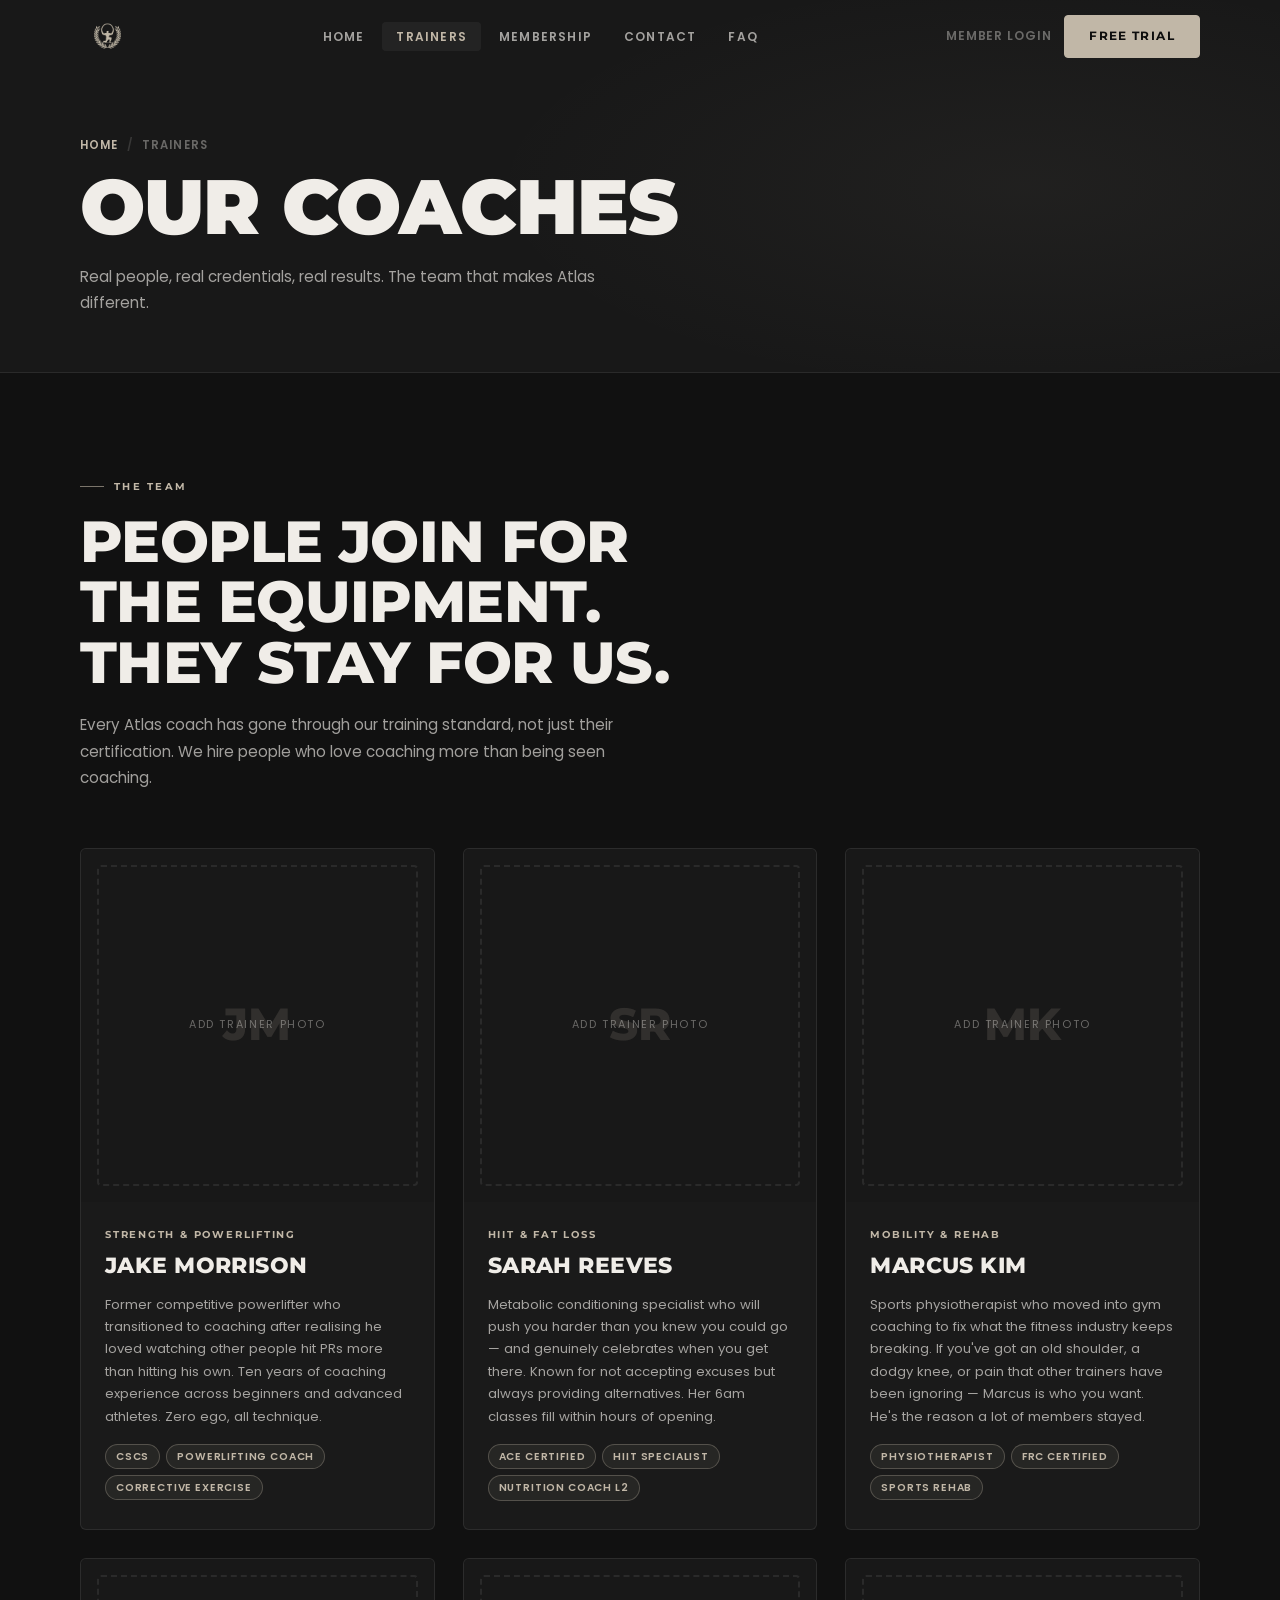
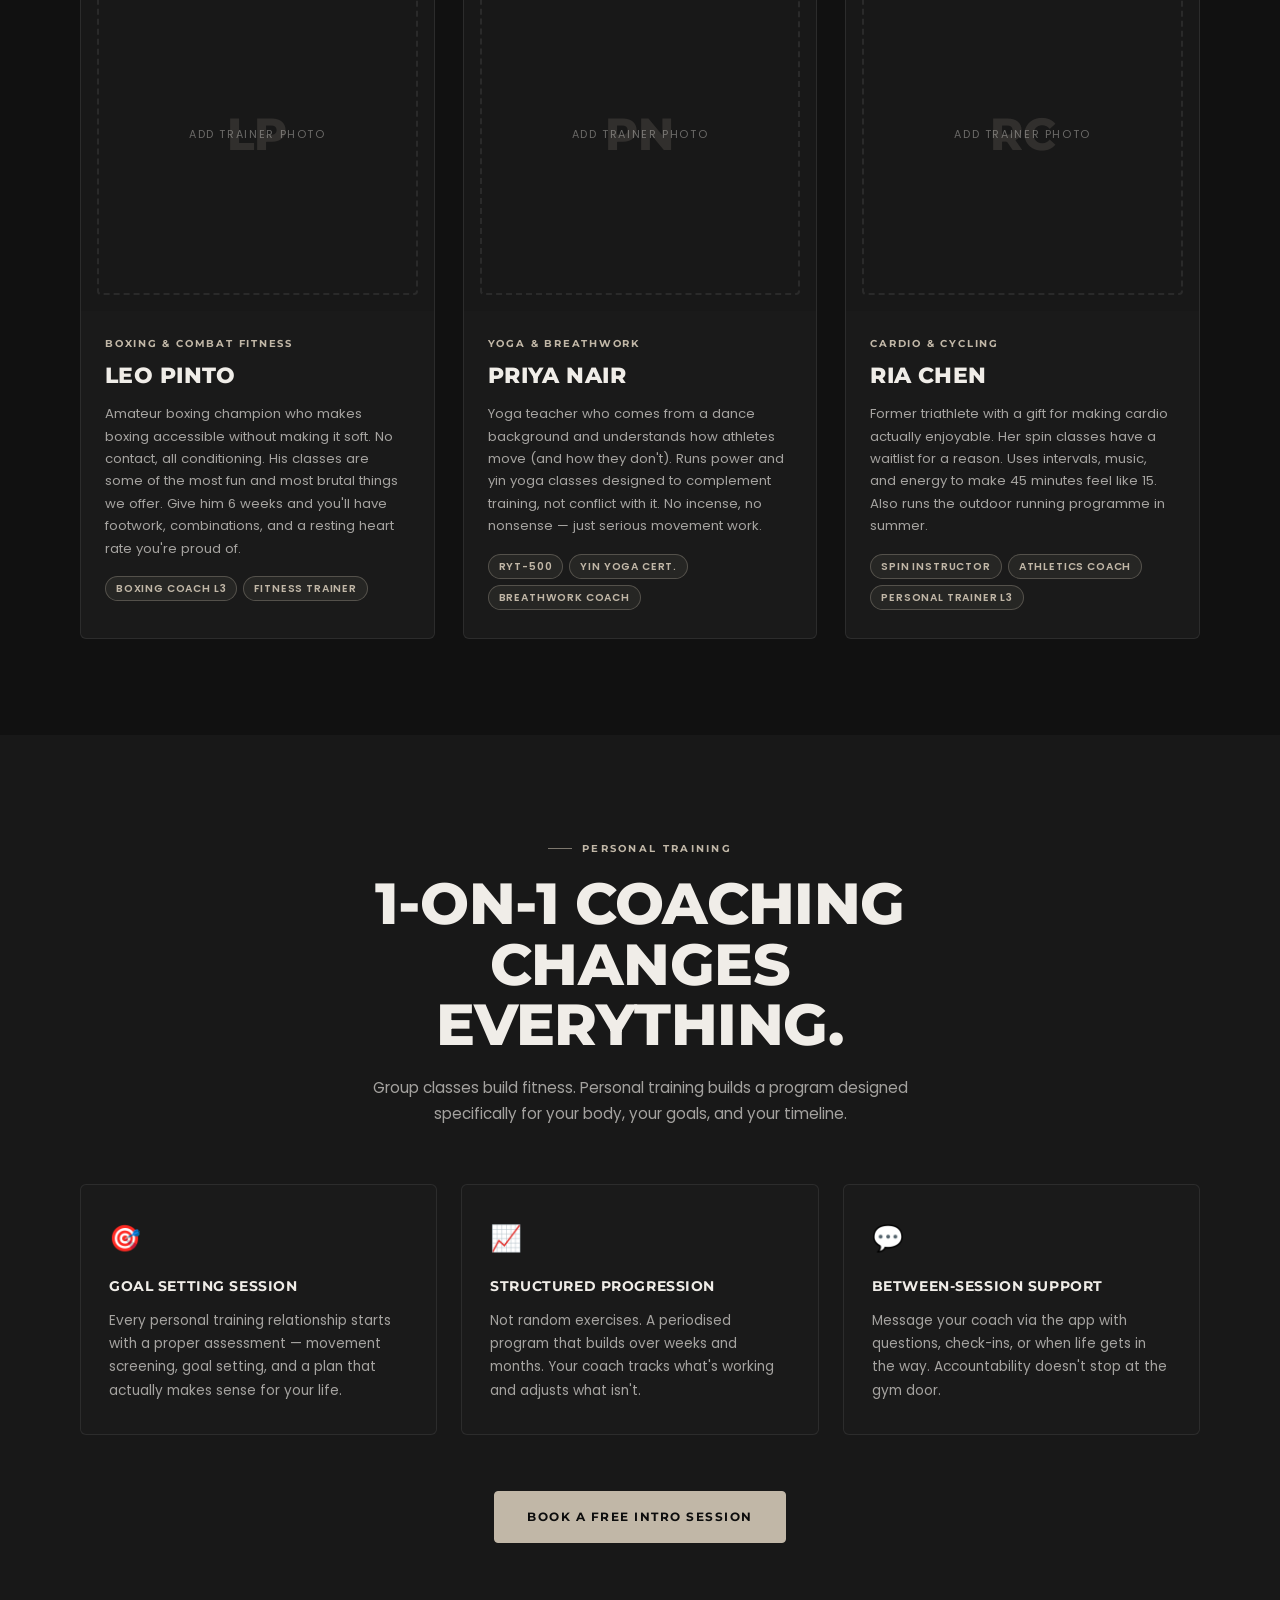
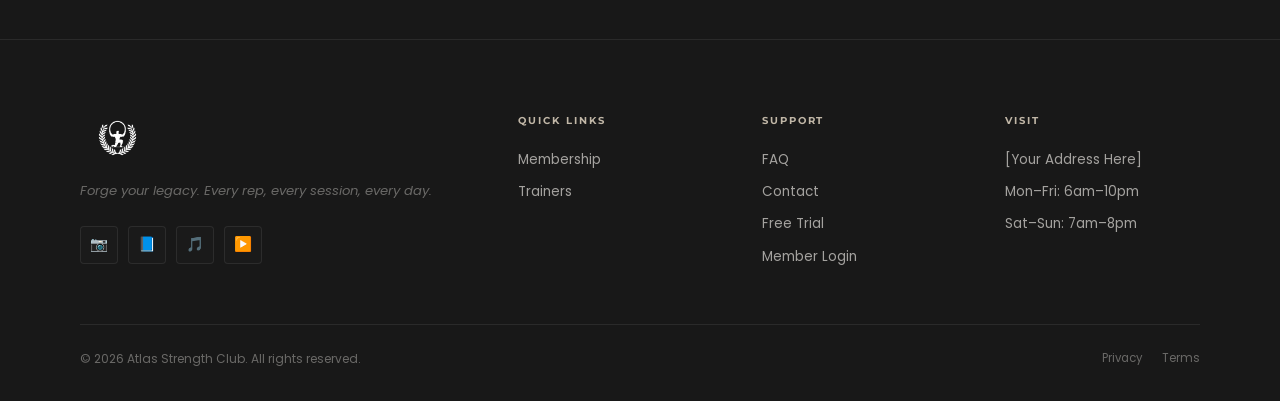
<file: trainers.html>
<!DOCTYPE html>
<html lang="en">
<head>
  <meta charset="UTF-8" />
  <meta name="viewport" content="width=device-width, initial-scale=1.0" />
  <title>Trainers — Atlas Strength Club</title>
  <meta name="description" content="Meet the Atlas coaches — certified, experienced, and genuinely invested in your results." />
  <link rel="preconnect" href="https://fonts.googleapis.com">
  <link href="https://fonts.googleapis.com/css2?family=Montserrat:wght@400;500;600;700;800;900&family=Poppins:wght@300;400;500&display=swap" rel="stylesheet">
  <link rel="stylesheet" href="css/styles.css" />
    <link rel="icon" type="image/x-icon" href="https://file.garden/aeSpG6iUoRzyQ8ca/Screenshot%202026-04-27%20at%2011.19.57%E2%80%AFam.png">
  <style>
    .trainer-grid { display: grid; grid-template-columns: repeat(3,1fr); gap: 28px; }
    @media (max-width: 900px) { .trainer-grid { grid-template-columns: 1fr 1fr; } }
    @media (max-width: 580px) { .trainer-grid { grid-template-columns: 1fr; } }
  </style>
</head>
<body>

<nav class="nav scrolled" id="nav">
  <div class="container nav__inner">
    <a href="index.html" class="nav__logo"><img src="[data-uri]" alt="Atlas Strength Club" style="height:38px;width:auto;"></a>
    <ul class="nav__links">
      <li><a href="index.html">Home</a></li>
      <li><a href="trainers.html" class="active">Trainers</a></li>
      
      <li><a href="membership.html">Membership</a></li>
      <li><a href="contact.html">Contact</a></li>
      <li><a href="faq.html">FAQ</a></li>
    </ul>
    <div class="nav__actions">
      <a href="login.html" class="nav__login">Member Login</a>
      <a href="trial.html" class="btn btn-primary">Free Trial</a>
    </div>
    <button class="nav__toggle" aria-label="Menu" aria-expanded="false">
      <span></span><span></span><span></span>
    </button>
  </div>
</nav>
<div class="nav__mobile">
  <a href="index.html">Home</a><a href="trainers.html">Trainers</a>
  <a href="membership.html">Membership</a>
  <a href="contact.html">Contact</a><a href="faq.html">FAQ</a><a href="login.html">Member Login</a>
  <a href="trial.html" class="btn btn-primary">Start Free Trial</a>
</div>

<section class="page-hero">
  <div class="container page-hero__content">
    <div class="breadcrumb"><a href="index.html">Home</a> <span>/</span> Trainers</div>
    <h1>OUR COACHES</h1>
    <p>Real people, real credentials, real results. The team that makes Atlas different.</p>
  </div>
</section>

<section class="section">
  <div class="container">
    <div class="section-header reveal">
      <span class="section-label">The Team</span>
      <h2 class="section-title">People join for<br>the equipment.<br>They stay for us.</h2>
      <p class="section-subtitle">Every Atlas coach has gone through our training standard, not just their certification. We hire people who love coaching more than being seen coaching.</p>
    </div>
    <div class="trainer-grid">

      <div class="trainer-card reveal" data-delay="1">
        <div class="trainer-card__photo">
          <div class="trainer-card__avatar">JM</div>
          <div class="trainer-card__photo-label">Add trainer photo</div>
        </div>
        <div class="trainer-card__body">
          <div class="trainer-card__specialty">Strength & Powerlifting</div>
          <div class="trainer-card__name">Jake Morrison</div>
          <p class="trainer-card__bio">Former competitive powerlifter who transitioned to coaching after realising he loved watching other people hit PRs more than hitting his own. Ten years of coaching experience across beginners and advanced athletes. Zero ego, all technique.</p>
          <div class="trainer-card__quals">
            <span class="trainer-card__qual">CSCS</span>
            <span class="trainer-card__qual">Powerlifting Coach</span>
            <span class="trainer-card__qual">Corrective Exercise</span>
          </div>
        </div>
      </div>

      <div class="trainer-card reveal" data-delay="2">
        <div class="trainer-card__photo">
          <div class="trainer-card__avatar">SR</div>
          <div class="trainer-card__photo-label">Add trainer photo</div>
        </div>
        <div class="trainer-card__body">
          <div class="trainer-card__specialty">HIIT & Fat Loss</div>
          <div class="trainer-card__name">Sarah Reeves</div>
          <p class="trainer-card__bio">Metabolic conditioning specialist who will push you harder than you knew you could go — and genuinely celebrates when you get there. Known for not accepting excuses but always providing alternatives. Her 6am classes fill within hours of opening.</p>
          <div class="trainer-card__quals">
            <span class="trainer-card__qual">ACE Certified</span>
            <span class="trainer-card__qual">HIIT Specialist</span>
            <span class="trainer-card__qual">Nutrition Coach L2</span>
          </div>
        </div>
      </div>

      <div class="trainer-card reveal" data-delay="3">
        <div class="trainer-card__photo">
          <div class="trainer-card__avatar">MK</div>
          <div class="trainer-card__photo-label">Add trainer photo</div>
        </div>
        <div class="trainer-card__body">
          <div class="trainer-card__specialty">Mobility & Rehab</div>
          <div class="trainer-card__name">Marcus Kim</div>
          <p class="trainer-card__bio">Sports physiotherapist who moved into gym coaching to fix what the fitness industry keeps breaking. If you've got an old shoulder, a dodgy knee, or pain that other trainers have been ignoring — Marcus is who you want. He's the reason a lot of members stayed.</p>
          <div class="trainer-card__quals">
            <span class="trainer-card__qual">Physiotherapist</span>
            <span class="trainer-card__qual">FRC Certified</span>
            <span class="trainer-card__qual">Sports Rehab</span>
          </div>
        </div>
      </div>

      <div class="trainer-card reveal" data-delay="1">
        <div class="trainer-card__photo">
          <div class="trainer-card__avatar">LP</div>
          <div class="trainer-card__photo-label">Add trainer photo</div>
        </div>
        <div class="trainer-card__body">
          <div class="trainer-card__specialty">Boxing & Combat Fitness</div>
          <div class="trainer-card__name">Leo Pinto</div>
          <p class="trainer-card__bio">Amateur boxing champion who makes boxing accessible without making it soft. No contact, all conditioning. His classes are some of the most fun and most brutal things we offer. Give him 6 weeks and you'll have footwork, combinations, and a resting heart rate you're proud of.</p>
          <div class="trainer-card__quals">
            <span class="trainer-card__qual">Boxing Coach L3</span>
            <span class="trainer-card__qual">Fitness Trainer</span>
          </div>
        </div>
      </div>

      <div class="trainer-card reveal" data-delay="2">
        <div class="trainer-card__photo">
          <div class="trainer-card__avatar">PN</div>
          <div class="trainer-card__photo-label">Add trainer photo</div>
        </div>
        <div class="trainer-card__body">
          <div class="trainer-card__specialty">Yoga & Breathwork</div>
          <div class="trainer-card__name">Priya Nair</div>
          <p class="trainer-card__bio">Yoga teacher who comes from a dance background and understands how athletes move (and how they don't). Runs power and yin yoga classes designed to complement training, not conflict with it. No incense, no nonsense — just serious movement work.</p>
          <div class="trainer-card__quals">
            <span class="trainer-card__qual">RYT-500</span>
            <span class="trainer-card__qual">Yin Yoga Cert.</span>
            <span class="trainer-card__qual">Breathwork Coach</span>
          </div>
        </div>
      </div>

      <div class="trainer-card reveal" data-delay="3">
        <div class="trainer-card__photo">
          <div class="trainer-card__avatar">RC</div>
          <div class="trainer-card__photo-label">Add trainer photo</div>
        </div>
        <div class="trainer-card__body">
          <div class="trainer-card__specialty">Cardio & Cycling</div>
          <div class="trainer-card__name">Ria Chen</div>
          <p class="trainer-card__bio">Former triathlete with a gift for making cardio actually enjoyable. Her spin classes have a waitlist for a reason. Uses intervals, music, and energy to make 45 minutes feel like 15. Also runs the outdoor running programme in summer.</p>
          <div class="trainer-card__quals">
            <span class="trainer-card__qual">Spin Instructor</span>
            <span class="trainer-card__qual">Athletics Coach</span>
            <span class="trainer-card__qual">Personal Trainer L3</span>
          </div>
        </div>
      </div>

    </div>
  </div>
</section>

<!-- Work with a coach -->
<section class="section section--dark">
  <div class="container">
    <div class="section-header section-header--center reveal">
      <span class="section-label">Personal Training</span>
      <h2 class="section-title">1-on-1 coaching<br>changes everything.</h2>
      <p class="section-subtitle">Group classes build fitness. Personal training builds a program designed specifically for your body, your goals, and your timeline.</p>
    </div>
    <div class="grid-3">
      <div class="feature-card reveal" data-delay="1">
        <div class="feature-card__icon">🎯</div>
        <div class="feature-card__title">Goal Setting Session</div>
        <p class="feature-card__text">Every personal training relationship starts with a proper assessment — movement screening, goal setting, and a plan that actually makes sense for your life.</p>
      </div>
      <div class="feature-card reveal" data-delay="2">
        <div class="feature-card__icon">📈</div>
        <div class="feature-card__title">Structured Progression</div>
        <p class="feature-card__text">Not random exercises. A periodised program that builds over weeks and months. Your coach tracks what's working and adjusts what isn't.</p>
      </div>
      <div class="feature-card reveal" data-delay="3">
        <div class="feature-card__icon">💬</div>
        <div class="feature-card__title">Between-Session Support</div>
        <p class="feature-card__text">Message your coach via the app with questions, check-ins, or when life gets in the way. Accountability doesn't stop at the gym door.</p>
      </div>
    </div>
    <div style="text-align:center;margin-top:56px;">
      <a href="trial.html" class="btn btn-primary btn-lg">Book a Free Intro Session</a>
    </div>
  </div>
</section>

<footer class="footer">
  <div class="container">
    <div class="footer__grid">
      <div class="footer__brand">
        <div class="footer__logo"><img src="[data-uri]" alt="Atlas Strength Club" style="height:52px;width:auto;"></div>
        <p class="footer__tagline">Forge your legacy. Every rep, every session, every day.</p>
        <div class="footer__socials">
          <a href="#" class="footer__social">📷</a><a href="#" class="footer__social">📘</a>
          <a href="#" class="footer__social">🎵</a><a href="#" class="footer__social">▶️</a>
        </div>
      </div>
      <div><div class="footer__col-title">Quick Links</div><ul class="footer__links">
        <li><a href="membership.html">Membership</a></li>
        <li><a href="trainers.html">Trainers</a></li>
      </ul></div>
      <div><div class="footer__col-title">Support</div><ul class="footer__links">
        <li><a href="faq.html">FAQ</a></li><li><a href="contact.html">Contact</a></li>
        <li><a href="trial.html">Free Trial</a></li><li><a href="login.html">Member Login</a></li>
      </ul></div>
      <div><div class="footer__col-title">Visit</div><ul class="footer__links">
        <li>[Your Address Here]</li><li>Mon–Fri: 6am–10pm</li><li>Sat–Sun: 7am–8pm</li>
      </ul></div>
    </div>
    <div class="footer__bottom">
      <div class="footer__copy">© 2026 Atlas Strength Club. All rights reserved.</div>
      <div class="footer__bottom-links"><a href="#">Privacy</a><a href="#">Terms</a></div>
    </div>
  </div>
</footer>

<script src="js/main.js"></script>
<script src="js/logos.js"></script>
</body>
</html>
</file>
<file: css/styles.css>
/* ============================================================
   ATLAS STRENGTH CLUB — styles.css
   Brand Kit: Montserrat + Poppins · Dark base · Tan accent
   ============================================================ */

@import url('https://fonts.googleapis.com/css2?family=Montserrat:wght@400;500;600;700;800;900&family=Poppins:wght@300;400;500;600&display=swap');

/* ── TOKENS ─────────────────────────────────────────────── */
:root {
  /* Brand Colours */
  --black:          #0d0d0d;
  --bg-primary:     #111111;
  --bg-secondary:   #181818;
  --bg-card:        #1a1a1a;
  --bg-card-hover:  #202020;

  /* Accent — the signature warm tan from the brand book */
  --accent:         #C1B7A7;
  --accent-deep:    #B2A89A;
  --accent-light:   #d4cfc6;
  --accent-subtle:  rgba(193,183,167,0.08);

  /* Text */
  --text-primary:   #F0EDE8;
  --text-secondary: rgba(240,237,232,0.65);
  --text-muted:     rgba(240,237,232,0.38);

  /* Borders */
  --border:         rgba(255,255,255,0.08);
  --border-accent:  rgba(193,183,167,0.3);

  /* Typography */
  --font-display:   'Montserrat', sans-serif;
  --font-body:      'Poppins', sans-serif;

  /* Spacing & Shape */
  --radius:         6px;
  --radius-sm:      4px;
  --radius-lg:      10px;
  --container:      1200px;
  --nav-h:          72px;
  --section-py:     96px;

  /* Motion */
  --transition:     all 0.22s ease;
  --transition-slow: all 0.4s ease;
}

/* ── RESET ───────────────────────────────────────────────── */
*, *::before, *::after { box-sizing: border-box; margin: 0; padding: 0; }
html { scroll-behavior: smooth; -webkit-text-size-adjust: 100%; }

body {
  background: var(--bg-primary);
  color: var(--text-primary);
  font-family: var(--font-body);
  font-weight: 400;
  font-size: 16px;
  line-height: 1.65;
  overflow-x: hidden;
  -webkit-font-smoothing: antialiased;
}

a { color: inherit; text-decoration: none; }
ul { list-style: none; }
img { display: block; max-width: 100%; }
button { font-family: inherit; cursor: pointer; }

/* ── CONTAINER ───────────────────────────────────────────── */
.container {
  width: 100%;
  max-width: var(--container);
  margin: 0 auto;
  padding: 0 40px;
}

@media (max-width: 768px) {
  .container { padding: 0 20px; }
}

/* ── NAVIGATION ──────────────────────────────────────────── */
.nav {
  position: fixed;
  top: 0; left: 0; right: 0;
  z-index: 900;
  height: var(--nav-h);
  transition: background 0.3s, border-color 0.3s;
  border-bottom: 1px solid transparent;
}

.nav.scrolled,
.nav[class*="scrolled"] {
  background: rgba(13,13,13,0.95);
  backdrop-filter: blur(14px);
  border-bottom-color: var(--border);
}

.nav__inner {
  height: var(--nav-h);
  display: flex;
  align-items: center;
  justify-content: space-between;
  gap: 2rem;
}

/* Nav logo — icon only (LOGO-03 white) */
.nav__logo {
  flex-shrink: 0;
  display: flex;
  align-items: center;
  line-height: 1;
}

.nav__logo img {
  height: 38px;
  width: auto;
  object-fit: contain;
  display: block;
  mix-blend-mode: screen;
}

/* Fallback if image fails */
.nav__logo span { color: var(--accent); }

.nav__links {
  display: flex;
  align-items: center;
  gap: 0.25rem;
}

.nav__links a {
  padding: 6px 14px;
  font-size: 0.75rem;
  font-weight: 600;
  letter-spacing: 0.1em;
  text-transform: uppercase;
  color: var(--text-secondary);
  border-radius: var(--radius-sm);
  transition: var(--transition);
}

.nav__links a:hover,
.nav__links a.active {
  color: var(--text-primary);
  background: rgba(255,255,255,0.05);
}

.nav__links a.active { color: var(--accent); }

.nav__actions {
  display: flex;
  align-items: center;
  gap: 12px;
  flex-shrink: 0;
}

.nav__login {
  font-size: 0.75rem;
  font-weight: 600;
  letter-spacing: 0.08em;
  text-transform: uppercase;
  color: var(--text-muted);
  transition: var(--transition);
}

.nav__login:hover { color: var(--text-primary); }

/* Hamburger */
.nav__toggle {
  display: none;
  flex-direction: column;
  justify-content: center;
  gap: 5px;
  width: 32px; height: 32px;
  background: none; border: none;
  padding: 2px;
  cursor: pointer;
}

.nav__toggle span {
  display: block;
  height: 2px; width: 100%;
  background: var(--text-primary);
  transition: var(--transition);
  border-radius: 2px;
}

.nav__toggle[aria-expanded="true"] span:nth-child(1) { transform: translateY(7px) rotate(45deg); }
.nav__toggle[aria-expanded="true"] span:nth-child(2) { opacity: 0; }
.nav__toggle[aria-expanded="true"] span:nth-child(3) { transform: translateY(-7px) rotate(-45deg); }

/* Mobile menu */
.nav__mobile {
  display: none;
  position: fixed;
  top: var(--nav-h); left: 0; right: 0;
  z-index: 899;
  background: rgba(13,13,13,0.98);
  backdrop-filter: blur(16px);
  border-bottom: 1px solid var(--border);
  padding: 24px 24px 32px;
  flex-direction: column;
  gap: 4px;
}

.nav__mobile.open { display: flex; }

.nav__mobile a {
  display: block;
  padding: 12px 16px;
  font-size: 0.85rem;
  font-weight: 600;
  letter-spacing: 0.08em;
  text-transform: uppercase;
  color: var(--text-secondary);
  border-radius: var(--radius-sm);
  transition: var(--transition);
}

.nav__mobile a:hover { color: var(--text-primary); background: rgba(255,255,255,0.04); }

.nav__mobile .btn {
  margin-top: 16px;
  text-align: center;
  justify-content: center;
}

@media (max-width: 1024px) {
  .nav__links { display: none; }
  .nav__toggle { display: flex; }
  .nav__login { display: none; }
}

/* ── BUTTONS ─────────────────────────────────────────────── */
.btn {
  display: inline-flex;
  align-items: center;
  gap: 8px;
  padding: 11px 24px;
  font-family: var(--font-display);
  font-size: 0.72rem;
  font-weight: 700;
  letter-spacing: 0.12em;
  text-transform: uppercase;
  border-radius: var(--radius-sm);
  border: 1px solid transparent;
  cursor: pointer;
  transition: var(--transition);
  white-space: nowrap;
  text-decoration: none;
}

.btn svg { flex-shrink: 0; }

.btn-primary {
  background: var(--accent);
  color: #0d0d0d;
  border-color: var(--accent);
}

.btn-primary:hover {
  background: var(--accent-light);
  border-color: var(--accent-light);
  transform: translateY(-1px);
}

.btn-outline {
  background: transparent;
  color: var(--text-primary);
  border-color: var(--border-accent);
}

.btn-outline:hover {
  border-color: var(--accent);
  color: var(--accent);
  transform: translateY(-1px);
}

.btn-ghost {
  background: transparent;
  color: var(--text-secondary);
  border-color: var(--border);
}

.btn-ghost:hover {
  color: var(--text-primary);
  border-color: var(--border-accent);
  background: var(--accent-subtle);
}

.btn-lg { padding: 15px 32px; font-size: 0.78rem; }
.btn-sm { padding: 8px 16px; font-size: 0.68rem; }

.btn-ghost-sm {
  display: inline-flex; align-items: center; gap: 6px;
  font-size: 0.72rem; font-weight: 600; letter-spacing: 0.1em; text-transform: uppercase;
  color: var(--text-muted); background: none; border: none; cursor: pointer;
  transition: var(--transition);
}
.btn-ghost-sm:hover { color: var(--accent); }

.btn-gold-sm {
  display: inline-flex; align-items: center; gap: 6px;
  font-size: 0.68rem; font-weight: 700; letter-spacing: 0.1em; text-transform: uppercase;
  color: #0d0d0d; background: var(--accent);
  border: none; border-radius: var(--radius-sm);
  padding: 7px 14px; cursor: pointer; transition: var(--transition);
}
.btn-gold-sm:hover { background: var(--accent-light); }

/* ── SECTIONS ────────────────────────────────────────────── */
.section {
  padding: var(--section-py) 0;
}

.section--dark {
  background: var(--bg-secondary);
}

.section-header {
  max-width: 680px;
  margin-bottom: 56px;
}

.section-header--center {
  text-align: center;
  margin-left: auto;
  margin-right: auto;
}

.section-label {
  display: inline-flex;
  align-items: center;
  gap: 10px;
  font-family: var(--font-display);
  font-size: 0.65rem;
  font-weight: 700;
  letter-spacing: 0.22em;
  text-transform: uppercase;
  color: var(--accent);
  margin-bottom: 16px;
}

.section-label::before {
  content: '';
  display: block;
  width: 24px; height: 1px;
  background: var(--accent);
  opacity: 0.6;
}

.section-title {
  font-family: var(--font-display);
  font-size: clamp(2.2rem, 4.5vw, 3.8rem);
  font-weight: 800;
  line-height: 1.05;
  letter-spacing: -0.01em;
  text-transform: uppercase;
  color: var(--text-primary);
  margin-bottom: 20px;
}

.section-subtitle {
  font-size: 0.95rem;
  color: var(--text-secondary);
  line-height: 1.75;
  max-width: 560px;
}

.section-header--center .section-subtitle {
  margin: 0 auto;
}

/* ── GRIDS ───────────────────────────────────────────────── */
.grid-2 { display: grid; grid-template-columns: 1fr 1fr; gap: 32px; }
.grid-3 { display: grid; grid-template-columns: repeat(3,1fr); gap: 24px; }
.grid-4 { display: grid; grid-template-columns: repeat(4,1fr); gap: 20px; }

@media (max-width: 1024px) { .grid-4 { grid-template-columns: repeat(2,1fr); } }
@media (max-width: 900px)  { .grid-3 { grid-template-columns: 1fr 1fr; } }
@media (max-width: 640px)  {
  .grid-2, .grid-3, .grid-4 { grid-template-columns: 1fr; }
}

/* ── HERO ────────────────────────────────────────────────── */
.hero {
  min-height: 100vh;
  display: grid;
  grid-template-columns: 1fr 1fr;
  gap: 0;
  padding-top: var(--nav-h);
  position: relative;
  overflow: hidden;
}

.hero__bg {
  position: absolute; inset: 0;
  background:
    radial-gradient(ellipse 55% 70% at 70% 50%, rgba(193,183,167,0.06) 0%, transparent 65%),
    radial-gradient(ellipse 40% 40% at 20% 80%, rgba(193,183,167,0.03) 0%, transparent 60%);
  pointer-events: none;
}

.hero__content {
  display: flex;
  flex-direction: column;
  justify-content: center;
  padding: 80px 0 80px 0;
}

.hero__tag {
  display: inline-flex;
  align-items: center;
  gap: 8px;
  padding: 6px 14px;
  border: 1px solid var(--border-accent);
  border-radius: 100px;
  font-family: var(--font-display);
  font-size: 0.62rem;
  font-weight: 700;
  letter-spacing: 0.16em;
  text-transform: uppercase;
  color: var(--accent);
  background: var(--accent-subtle);
  width: fit-content;
  margin-bottom: 28px;
}

.hero__title {
  font-family: var(--font-display);
  font-size: clamp(3.5rem, 7vw, 6.5rem);
  font-weight: 900;
  line-height: 0.95;
  letter-spacing: -0.02em;
  text-transform: uppercase;
  margin-bottom: 24px;
}

.hero__title .accent { color: var(--accent); }

.hero__tagline {
  font-size: 1rem;
  color: var(--text-secondary);
  line-height: 1.7;
  max-width: 460px;
  margin-bottom: 44px;
}

.hero__actions {
  display: flex;
  align-items: center;
  gap: 16px;
  flex-wrap: wrap;
}

.hero__media {
  position: relative;
  overflow: hidden;
  background: var(--bg-secondary);
}

.hero__media-inner {
  position: absolute; inset: 0;
  display: flex; align-items: center; justify-content: center;
  background:
    linear-gradient(135deg, var(--bg-secondary) 0%, #222 100%);
}

.hero__media-inner img {
  width: 100%; height: 100%;
  object-fit: cover;
  opacity: 0.75;
}

.hero__photo-label {
  position: absolute; inset: 0;
  display: flex; align-items: center; justify-content: center;
  font-size: 0.72rem; letter-spacing: 0.15em; text-transform: uppercase;
  color: var(--text-muted);
  border: 2px dashed var(--border);
  margin: 24px;
  border-radius: var(--radius);
}

/* Hero stats strip */
.stats {
  display: flex;
  gap: 0;
  border-top: 1px solid var(--border);
  margin-top: 56px;
}

.stat {
  flex: 1;
  padding: 28px 0;
  border-right: 1px solid var(--border);
}

.stat:last-child { border-right: none; }

.stat__value {
  font-family: var(--font-display);
  font-size: 2.4rem;
  font-weight: 800;
  color: var(--accent);
  line-height: 1;
}

.stat__label {
  font-size: 0.68rem;
  font-weight: 600;
  letter-spacing: 0.14em;
  text-transform: uppercase;
  color: var(--text-muted);
  margin-top: 6px;
}

.stat__sub {
  font-size: 0.72rem;
  color: var(--text-muted);
  margin-top: 2px;
}

@media (max-width: 900px) {
  .hero {
    grid-template-columns: 1fr;
    min-height: auto;
  }
  .hero__media { aspect-ratio: 16/9; min-height: 280px; }
  .hero__content { padding: 60px 0; }
  .stats { flex-wrap: wrap; }
  .stat { min-width: 50%; }
}

/* ── PAGE HERO (inner pages) ─────────────────────────────── */
.page-hero {
  padding: calc(var(--nav-h) + 64px) 0 56px;
  background: var(--bg-secondary);
  border-bottom: 1px solid var(--border);
  position: relative;
  overflow: hidden;
}

.page-hero::after {
  content: '';
  position: absolute;
  inset: 0;
  background: radial-gradient(ellipse 60% 80% at 80% 50%, rgba(193,183,167,0.05) 0%, transparent 70%);
  pointer-events: none;
}

.page-hero__content {
  position: relative; z-index: 1;
}

.page-hero h1 {
  font-family: var(--font-display);
  font-size: clamp(2.8rem, 6vw, 5.5rem);
  font-weight: 900;
  letter-spacing: -0.01em;
  text-transform: uppercase;
  line-height: 0.95;
  margin: 16px 0 20px;
}

.page-hero p {
  font-size: 0.95rem;
  color: var(--text-secondary);
  max-width: 520px;
  line-height: 1.7;
}

.breadcrumb {
  display: flex;
  align-items: center;
  gap: 8px;
  font-size: 0.72rem;
  font-weight: 600;
  letter-spacing: 0.1em;
  text-transform: uppercase;
  color: var(--text-muted);
}

.breadcrumb a { color: var(--accent); transition: var(--transition); }
.breadcrumb a:hover { color: var(--accent-light); }
.breadcrumb span { opacity: 0.4; }

/* ── FEATURE CARDS ───────────────────────────────────────── */
.feature-card {
  background: var(--bg-card);
  border: 1px solid var(--border);
  border-radius: var(--radius);
  padding: 32px 28px;
  transition: var(--transition);
}

.feature-card:hover {
  border-color: var(--border-accent);
  background: var(--bg-card-hover);
  transform: translateY(-3px);
}

.feature-card__icon {
  font-size: 1.6rem;
  margin-bottom: 16px;
}

.feature-card__title {
  font-family: var(--font-display);
  font-size: 0.9rem;
  font-weight: 700;
  letter-spacing: 0.04em;
  text-transform: uppercase;
  margin-bottom: 10px;
  color: var(--text-primary);
}

.feature-card__text {
  font-size: 0.855rem;
  color: var(--text-secondary);
  line-height: 1.7;
}

/* ── TRAINER CARDS ───────────────────────────────────────── */
.trainer-card {
  background: var(--bg-card);
  border: 1px solid var(--border);
  border-radius: var(--radius);
  overflow: hidden;
  transition: var(--transition);
}

.trainer-card:hover {
  border-color: var(--border-accent);
  transform: translateY(-4px);
}

.trainer-card__photo {
  aspect-ratio: 1;
  background: var(--bg-secondary);
  position: relative;
  overflow: hidden;
  display: flex; align-items: center; justify-content: center;
}

.trainer-card__photo img {
  width: 100%; height: 100%;
  object-fit: cover;
}

.trainer-card__avatar {
  font-family: var(--font-display);
  font-size: 2.8rem;
  font-weight: 800;
  color: rgba(193,183,167,0.15);
  position: absolute;
  z-index: 0;
}

.trainer-card__photo-label {
  position: absolute; inset: 0;
  display: flex; align-items: center; justify-content: center;
  font-size: 0.68rem; letter-spacing: 0.15em; text-transform: uppercase;
  color: var(--text-muted);
  border: 2px dashed var(--border);
  margin: 16px;
  border-radius: var(--radius-sm);
}

.trainer-card__body {
  padding: 24px 24px 28px;
}

.trainer-card__specialty {
  font-family: var(--font-display);
  font-size: 0.62rem;
  font-weight: 700;
  letter-spacing: 0.18em;
  text-transform: uppercase;
  color: var(--accent);
  margin-bottom: 6px;
}

.trainer-card__name {
  font-family: var(--font-display);
  font-size: 1.35rem;
  font-weight: 800;
  letter-spacing: 0.02em;
  text-transform: uppercase;
  margin-bottom: 10px;
}

.trainer-card__bio {
  font-size: 0.825rem;
  color: var(--text-secondary);
  line-height: 1.7;
  margin-bottom: 16px;
}

.trainer-card__quals {
  display: flex;
  flex-wrap: wrap;
  gap: 6px;
}

.trainer-card__qual {
  display: inline-block;
  padding: 3px 10px;
  background: var(--accent-subtle);
  border: 1px solid var(--border-accent);
  border-radius: 100px;
  font-size: 0.65rem;
  font-weight: 600;
  letter-spacing: 0.08em;
  color: var(--accent);
  text-transform: uppercase;
}

/* ── TESTIMONIALS ────────────────────────────────────────── */
.testimonial-grid {
  display: grid;
  grid-template-columns: repeat(3,1fr);
  gap: 20px;
}

.testimonial-card {
  background: var(--bg-card);
  border: 1px solid var(--border);
  border-radius: var(--radius);
  padding: 28px 24px;
  display: flex;
  flex-direction: column;
  transition: var(--transition);
}

.testimonial-card:hover { border-color: var(--border-accent); }

.testimonial-card__stars {
  color: var(--accent);
  font-size: 0.9rem;
  letter-spacing: 3px;
  margin-bottom: 16px;
}

.testimonial-card__text {
  font-size: 0.875rem;
  color: var(--text-secondary);
  line-height: 1.75;
  flex: 1;
  font-style: italic;
}

.testimonial-card__author {
  display: flex;
  align-items: center;
  gap: 12px;
  margin-top: 24px;
  padding-top: 20px;
  border-top: 1px solid var(--border);
}

.testimonial-card__avatar {
  width: 42px; height: 42px;
  border-radius: 50%;
  background: linear-gradient(135deg, rgba(193,183,167,0.2) 0%, rgba(178,168,154,0.1) 100%);
  border: 1px solid var(--border-accent);
  display: flex; align-items: center; justify-content: center;
  font-family: var(--font-display);
  font-size: 0.85rem;
  font-weight: 800;
  color: var(--accent);
  flex-shrink: 0;
}

.testimonial-card__name {
  font-size: 0.875rem;
  font-weight: 600;
  color: var(--text-primary);
}

.testimonial-card__meta {
  font-size: 0.72rem;
  color: var(--text-muted);
  margin-top: 2px;
}

@media (max-width: 900px) { .testimonial-grid { grid-template-columns: 1fr 1fr; } }
@media (max-width: 600px) { .testimonial-grid { grid-template-columns: 1fr; } }

/* ── TRANSFORMATION GRID ─────────────────────────────────── */
.transformation-grid {
  display: grid;
  grid-template-columns: repeat(3,1fr);
  gap: 24px;
}

.transformation-card {
  background: var(--bg-card);
  border: 1px solid var(--border);
  border-radius: var(--radius);
  overflow: hidden;
  transition: var(--transition);
}

.transformation-card:hover { border-color: var(--border-accent); transform: translateY(-3px); }

.transformation-card__media {
  display: grid;
  grid-template-columns: 1fr auto 1fr;
  align-items: center;
  background: var(--bg-secondary);
  min-height: 160px;
}

.transformation-card__before,
.transformation-card__after {
  height: 160px;
  display: flex; align-items: center; justify-content: center;
  font-size: 0.65rem;
  letter-spacing: 0.15em;
  text-transform: uppercase;
  color: var(--text-muted);
  border: 2px dashed var(--border);
  margin: 12px;
  border-radius: var(--radius-sm);
}

.transformation-card__divider {
  font-size: 1.2rem;
  color: var(--accent);
  padding: 0 4px;
}

.transformation-card__body {
  padding: 20px 20px 24px;
}

.transformation-card__name {
  font-family: var(--font-display);
  font-size: 1rem;
  font-weight: 700;
  text-transform: uppercase;
  margin-bottom: 4px;
}

.transformation-card__result {
  font-size: 0.825rem;
  color: var(--accent);
  font-weight: 500;
  margin-bottom: 4px;
}

.transformation-card__duration {
  font-size: 0.72rem;
  color: var(--text-muted);
}

@media (max-width: 900px) { .transformation-grid { grid-template-columns: 1fr 1fr; } }
@media (max-width: 600px) { .transformation-grid { grid-template-columns: 1fr; } }

/* ── FACILITY CARDS ──────────────────────────────────────── */
.facility-grid {
  display: grid;
  grid-template-columns: repeat(2,1fr);
  gap: 24px;
}

.facility-card {
  background: var(--bg-card);
  border: 1px solid var(--border);
  border-radius: var(--radius);
  overflow: hidden;
  transition: var(--transition);
}

.facility-card:hover {
  border-color: var(--border-accent);
  transform: translateY(-3px);
}

.facility-card--wide { grid-column: span 2; }

.facility-card__media {
  aspect-ratio: 16/9;
  background: var(--bg-secondary);
  position: relative;
  overflow: hidden;
  display: flex; align-items: center; justify-content: center;
}

.facility-card__media-icon {
  font-size: 3rem;
  opacity: 0.2;
}

.facility-card__body {
  padding: 28px 32px;
}

.card__tag {
  display: inline-block;
  font-family: var(--font-display);
  font-size: 0.6rem;
  font-weight: 700;
  letter-spacing: 0.18em;
  text-transform: uppercase;
  color: var(--accent);
  margin-bottom: 10px;
}

.facility-card__name {
  font-family: var(--font-display);
  font-size: 1.5rem;
  font-weight: 800;
  text-transform: uppercase;
  letter-spacing: 0.02em;
  margin-bottom: 12px;
}

.facility-card__desc {
  font-size: 0.875rem;
  color: var(--text-secondary);
  line-height: 1.7;
  margin-bottom: 20px;
}

.facility-card__items {
  display: flex;
  flex-wrap: wrap;
  gap: 8px;
}

.facility-item-tag {
  display: inline-block;
  padding: 4px 12px;
  background: var(--accent-subtle);
  border: 1px solid var(--border-accent);
  border-radius: 100px;
  font-size: 0.68rem;
  font-weight: 500;
  letter-spacing: 0.04em;
  color: var(--accent);
}

@media (max-width: 900px) {
  .facility-grid { grid-template-columns: 1fr; }
  .facility-card--wide { grid-column: span 1; }
}

/* ── CTA BANNER ──────────────────────────────────────────── */
.cta-banner {
  background: var(--bg-card);
  border: 1px solid var(--border-accent);
  border-radius: var(--radius);
  padding: 56px 60px;
  text-align: center;
  position: relative;
  overflow: hidden;
}

.cta-banner::before {
  content: '';
  position: absolute; inset: 0;
  background: radial-gradient(ellipse 60% 80% at 50% 50%, rgba(193,183,167,0.06) 0%, transparent 70%);
  pointer-events: none;
}

.cta-banner h2 {
  font-family: var(--font-display);
  font-size: clamp(2rem, 4vw, 3.2rem);
  font-weight: 900;
  text-transform: uppercase;
  letter-spacing: -0.01em;
  margin-bottom: 12px;
  position: relative;
}

.cta-banner p {
  font-size: 0.95rem;
  color: var(--text-secondary);
  max-width: 480px;
  margin: 0 auto 36px;
  line-height: 1.7;
  position: relative;
}

.cta-banner__actions {
  display: flex;
  justify-content: center;
  align-items: center;
  gap: 16px;
  flex-wrap: wrap;
  position: relative;
}

@media (max-width: 640px) {
  .cta-banner { padding: 40px 28px; }
}

/* ── FAQ ─────────────────────────────────────────────────── */
.faq-layout {
  display: grid;
  grid-template-columns: 280px 1fr;
  gap: 48px;
  align-items: start;
}

.faq-list { display: flex; flex-direction: column; gap: 2px; }

.faq-item {
  background: var(--bg-card);
  border: 1px solid var(--border);
  border-radius: var(--radius-sm);
  overflow: hidden;
  transition: border-color 0.2s;
}

.faq-item.open { border-color: var(--border-accent); }

.faq-question {
  width: 100%; padding: 18px 20px;
  background: none; border: none; cursor: pointer;
  color: var(--text-primary);
  text-align: left;
  font-family: var(--font-body);
  font-size: 0.9rem;
  font-weight: 500;
  display: flex; justify-content: space-between; align-items: center; gap: 16px;
  transition: color 0.2s;
}

.faq-question:hover { color: var(--accent); }

.faq-icon {
  font-size: 1.1rem;
  color: var(--accent);
  flex-shrink: 0;
  transition: transform 0.3s;
  line-height: 1;
}

.faq-item.open .faq-icon { transform: rotate(45deg); }

.faq-answer {
  max-height: 0; overflow: hidden; transition: max-height 0.35s ease;
}

.faq-item.open .faq-answer { max-height: 400px; }

.faq-answer__inner {
  padding: 0 20px 18px;
  font-size: 0.875rem;
  color: var(--text-secondary);
  line-height: 1.75;
}

@media (max-width: 768px) {
  .faq-layout { grid-template-columns: 1fr; }
}

/* ── FORMS ───────────────────────────────────────────────── */
.form-group { display: flex; flex-direction: column; gap: 7px; }
.form-grid { display: grid; grid-template-columns: 1fr 1fr; gap: 16px; }

.form-label {
  font-family: var(--font-display);
  font-size: 0.65rem;
  font-weight: 700;
  letter-spacing: 0.15em;
  text-transform: uppercase;
  color: var(--accent);
}

.form-input,
.form-select,
.form-textarea {
  width: 100%;
  padding: 13px 16px;
  background: rgba(255,255,255,0.04);
  border: 1px solid var(--border);
  border-radius: var(--radius-sm);
  color: var(--text-primary);
  font-family: var(--font-body);
  font-size: 0.88rem;
  outline: none;
  transition: border-color 0.2s;
  appearance: none;
}

.form-input::placeholder,
.form-textarea::placeholder { color: var(--text-muted); }

.form-input:focus,
.form-select:focus,
.form-textarea:focus {
  border-color: var(--border-accent);
  background: rgba(193,183,167,0.04);
}

.form-textarea { resize: vertical; line-height: 1.65; }

.form-select {
  cursor: pointer;
  background-image: url("data:image/svg+xml,%3Csvg xmlns='http://www.w3.org/2000/svg' viewBox='0 0 16 16'%3E%3Cpath fill='%23C1B7A7' d='M4.5 6l3.5 4 3.5-4'/%3E%3C/svg%3E");
  background-repeat: no-repeat;
  background-position: right 14px center;
  background-size: 16px;
  padding-right: 40px;
}

.form-select option { background: #1a1a1a; }

@media (max-width: 600px) { .form-grid { grid-template-columns: 1fr; } }

/* ── CONTACT INFO ────────────────────────────────────────── */
.contact-info {
  display: flex;
  flex-direction: column;
  gap: 20px;
}

.contact-info-item {
  display: flex;
  gap: 16px;
  align-items: flex-start;
}

.contact-info-item__icon {
  font-size: 1.2rem;
  width: 40px; height: 40px;
  background: var(--accent-subtle);
  border: 1px solid var(--border-accent);
  border-radius: var(--radius-sm);
  display: flex; align-items: center; justify-content: center;
  flex-shrink: 0;
}

.contact-info-item__label {
  font-family: var(--font-display);
  font-size: 0.62rem;
  font-weight: 700;
  letter-spacing: 0.16em;
  text-transform: uppercase;
  color: var(--accent);
  margin-bottom: 4px;
}

.contact-info-item__value {
  font-size: 0.875rem;
  color: var(--text-secondary);
  line-height: 1.65;
}

/* ── HOURS TABLE ─────────────────────────────────────────── */
.hours-table {
  width: 100%;
  border-collapse: collapse;
}

.hours-table tr {
  border-bottom: 1px solid var(--border);
}

.hours-table tr:last-child { border: none; }

.hours-table td {
  padding: 10px 0;
  font-size: 0.855rem;
  color: var(--text-secondary);
}

.hours-table td:first-child {
  color: var(--text-muted);
  width: 140px;
}

.hours-today td {
  color: var(--text-primary) !important;
  font-weight: 600;
}

.hours-today td:first-child::after {
  content: ' ↦';
  color: var(--accent);
}

/* ── MAP PLACEHOLDER ─────────────────────────────────────── */
.map-placeholder {
  background: var(--bg-card);
  border: 1px solid var(--border);
  border-radius: var(--radius);
  aspect-ratio: 16/7;
  display: flex;
  flex-direction: column;
  align-items: center;
  justify-content: center;
  gap: 8px;
  font-size: 0.72rem;
  letter-spacing: 0.12em;
  text-transform: uppercase;
  color: var(--text-muted);
  overflow: hidden;
}

.map-placeholder__icon { font-size: 2rem; }

.map-placeholder iframe {
  width: 100%; height: 100%;
  border: none;
  filter: invert(0.9) hue-rotate(180deg);
}

/* ── TRIAL PAGE ──────────────────────────────────────────── */
.trial-page {
  padding: calc(var(--nav-h) + 60px) 0 80px;
}

.trial-inner {
  display: grid;
  grid-template-columns: 1fr 480px;
  gap: 80px;
  align-items: start;
}

.trial-benefits {
  display: flex;
  flex-direction: column;
  gap: 20px;
}

.trial-benefit {
  display: flex;
  gap: 16px;
  align-items: flex-start;
}

.trial-benefit__icon {
  width: 44px; height: 44px;
  background: var(--accent-subtle);
  border: 1px solid var(--border-accent);
  border-radius: var(--radius-sm);
  display: flex; align-items: center; justify-content: center;
  font-size: 1.1rem;
  flex-shrink: 0;
}

.trial-benefit__title {
  font-family: var(--font-display);
  font-size: 0.82rem;
  font-weight: 700;
  letter-spacing: 0.04em;
  text-transform: uppercase;
  color: var(--text-primary);
  margin-bottom: 3px;
}

.trial-benefit__text {
  font-size: 0.825rem;
  color: var(--text-secondary);
  line-height: 1.65;
}

.trial-form-card {
  background: var(--bg-card);
  border: 1px solid var(--border);
  border-radius: var(--radius);
  padding: 40px 36px;
  position: sticky;
  top: calc(var(--nav-h) + 24px);
}

.trial-form-card h3 {
  font-family: var(--font-display);
  font-size: 1.6rem;
  font-weight: 800;
  text-transform: uppercase;
  letter-spacing: 0.02em;
  margin-bottom: 6px;
}

.trial-form-card > p {
  font-size: 0.825rem;
  color: var(--text-muted);
  margin-bottom: 28px;
}

.trial-form { display: flex; flex-direction: column; gap: 16px; }

@media (max-width: 1024px) {
  .trial-inner { grid-template-columns: 1fr; gap: 48px; }
  .trial-form-card { position: static; }
}

/* ── MEMBERSHIP / COACHING GRID ──────────────────────────── */
.coaching-grid {
  display: grid;
  grid-template-columns: 1fr 1fr;
  gap: 24px;
  margin-top: 56px;
}

.coaching-card {
  background: var(--bg-card);
  border: 1px solid var(--border);
  border-radius: var(--radius);
  padding: 44px 40px;
  display: flex;
  flex-direction: column;
  transition: var(--transition);
}

.coaching-card:hover {
  border-color: var(--border-accent);
  background: var(--bg-card-hover);
  transform: translateY(-3px);
}

.coaching-card__label {
  font-family: var(--font-display);
  font-size: 0.62rem;
  font-weight: 700;
  letter-spacing: 0.2em;
  text-transform: uppercase;
  color: var(--accent);
  margin-bottom: 16px;
}

.coaching-card__title {
  font-family: var(--font-display);
  font-size: 2.2rem;
  font-weight: 800;
  text-transform: uppercase;
  line-height: 1;
  margin-bottom: 20px;
}

.coaching-card__text {
  font-size: 0.9rem;
  color: var(--text-secondary);
  line-height: 1.75;
  flex: 1;
  margin-bottom: 36px;
}

@media (max-width: 768px) {
  .coaching-grid { grid-template-columns: 1fr; }
  .coaching-card { padding: 32px 24px; }
}

/* ── SCHEDULE (Classes page) ─────────────────────────────── */
.timetable-filters {
  display: flex;
  flex-wrap: wrap;
  gap: 8px;
  margin-bottom: 32px;
}

.filter-btn {
  padding: 8px 18px;
  background: transparent;
  border: 1px solid var(--border);
  color: var(--text-muted);
  cursor: pointer;
  font-family: var(--font-display);
  font-size: 0.68rem;
  font-weight: 700;
  letter-spacing: 0.1em;
  text-transform: uppercase;
  border-radius: 100px;
  transition: var(--transition);
}

.filter-btn:hover { border-color: var(--border-accent); color: var(--accent); }
.filter-btn.active { background: var(--accent); border-color: var(--accent); color: #0d0d0d; }

.day-tabs {
  display: flex;
  overflow-x: auto;
  gap: 2px;
  border-bottom: 1px solid var(--border);
  margin-bottom: 24px;
  -webkit-overflow-scrolling: touch;
  scrollbar-width: none;
}

.day-tabs::-webkit-scrollbar { display: none; }

.day-tab {
  padding: 12px 20px;
  font-family: var(--font-display);
  font-size: 0.7rem;
  font-weight: 700;
  letter-spacing: 0.1em;
  text-transform: uppercase;
  color: var(--text-muted);
  background: none;
  border: none;
  border-bottom: 2px solid transparent;
  cursor: pointer;
  white-space: nowrap;
  margin-bottom: -1px;
  transition: var(--transition);
}

.day-tab:hover { color: var(--text-primary); }
.day-tab.active { color: var(--accent); border-bottom-color: var(--accent); }

.schedule { display: flex; flex-direction: column; gap: 3px; }

.schedule-item {
  background: var(--bg-card);
  border: 1px solid var(--border);
  border-radius: var(--radius-sm);
  display: grid;
  grid-template-columns: 100px 1fr auto;
  align-items: center;
  gap: 24px;
  padding: 16px 24px;
  transition: var(--transition);
  cursor: pointer;
}

.schedule-item:hover {
  border-color: var(--border-accent);
  background: var(--bg-card-hover);
}

.schedule-item__time {
  font-family: var(--font-display);
  font-size: 0.85rem;
  font-weight: 700;
  color: var(--accent);
  letter-spacing: 0.04em;
}

.schedule-item__info { display: flex; flex-direction: column; gap: 4px; }

.schedule-item__name {
  font-family: var(--font-display);
  font-size: 0.9rem;
  font-weight: 700;
  text-transform: uppercase;
  letter-spacing: 0.04em;
}

.schedule-item__sub {
  font-size: 0.78rem;
  color: var(--text-muted);
}

.schedule-item__details { display: flex; align-items: center; gap: 12px; }

.schedule-item__badge {
  display: inline-block;
  padding: 4px 12px;
  border-radius: 100px;
  font-size: 0.62rem;
  font-weight: 700;
  letter-spacing: 0.08em;
  text-transform: uppercase;
}

/* Badge colour variants */
.badge--strength  { background: rgba(139,58,42,0.2); color: #d4836f; border: 1px solid rgba(139,58,42,0.4); }
.badge--hiit      { background: rgba(200,80,80,0.15); color: #e07878; border: 1px solid rgba(200,80,80,0.3); }
.badge--cardio    { background: rgba(193,183,167,0.15); color: var(--accent); border: 1px solid var(--border-accent); }
.badge--yoga      { background: rgba(80,180,150,0.12); color: #68b69a; border: 1px solid rgba(80,180,150,0.3); }
.badge--boxing    { background: rgba(120,80,200,0.12); color: #a882e0; border: 1px solid rgba(120,80,200,0.25); }
.badge--recovery  { background: rgba(80,140,200,0.1); color: #7aacd6; border: 1px solid rgba(80,140,200,0.25); }

.badge { border-radius: 100px; }
.badge-gold  { background: rgba(193,183,167,0.15); color: var(--accent); border: 1px solid var(--border-accent); }
.badge-blue  { background: rgba(80,140,200,0.12); color: #7aacd6; border: 1px solid rgba(80,140,200,0.25); }
.badge-new   { background: rgba(193,183,167,0.15); color: var(--accent); border: 1px solid var(--border-accent); }

/* ── TABLE UTILS ─────────────────────────────────────────── */
.tbl-wrap { overflow-x: auto; }
.cell-primary { font-weight: 600; }
.cell-muted   { color: var(--text-muted); }
.cell-mono    { font-family: 'Courier New', monospace; font-size: 0.85em; }
.msg-cell     { font-size: 0.825rem; color: var(--text-secondary); }

/* ── SEARCH ──────────────────────────────────────────────── */
.search {
  position: relative;
  display: flex;
  align-items: center;
}

.search__icon {
  position: absolute; left: 14px;
  color: var(--text-muted);
  font-size: 0.9rem;
  pointer-events: none;
}

.search__input {
  padding: 10px 16px 10px 40px;
  background: var(--bg-card);
  border: 1px solid var(--border);
  border-radius: var(--radius-sm);
  color: var(--text-primary);
  font-family: var(--font-body);
  font-size: 0.875rem;
  outline: none;
  transition: border-color 0.2s;
  width: 100%;
}

.search__input:focus { border-color: var(--border-accent); }
.search__input::placeholder { color: var(--text-muted); }

/* ── DASHBOARD (member) ──────────────────────────────────── */
.dashboard {
  min-height: 100vh;
  display: grid;
  grid-template-columns: 260px 1fr;
}

.sidebar {
  background: var(--bg-secondary);
  border-right: 1px solid var(--border);
  display: flex;
  flex-direction: column;
  padding: 32px 0;
  position: sticky;
  top: 0;
  height: 100vh;
  overflow-y: auto;
}

.sidebar__logo {
  padding: 0 28px 28px;
  border-bottom: 1px solid var(--border);
  display: flex;
  align-items: center;
  line-height: 1;
}

.sidebar__logo img {
  height: 32px;
  width: auto;
  object-fit: contain;
  display: block;
  mix-blend-mode: screen;
}

.sidebar__logo span { color: var(--accent); }

.sidebar__user {
  display: flex; align-items: center; gap: 12px;
  padding: 20px 28px;
  border-bottom: 1px solid var(--border);
}

.sidebar__avatar {
  width: 38px; height: 38px;
  border-radius: 50%;
  background: var(--accent-subtle);
  border: 1px solid var(--border-accent);
  display: flex; align-items: center; justify-content: center;
  font-family: var(--font-display);
  font-size: 0.9rem;
  font-weight: 800;
  color: var(--accent);
  flex-shrink: 0;
}

.sidebar__user-name {
  font-size: 0.855rem;
  font-weight: 600;
  color: var(--text-primary);
  white-space: nowrap;
  overflow: hidden;
  text-overflow: ellipsis;
}

.sidebar__user-meta { font-size: 0.7rem; color: var(--text-muted); }

.sidebar__nav { flex: 1; padding: 16px 0; }

.sidebar__section {
  font-family: var(--font-display);
  font-size: 0.58rem;
  font-weight: 700;
  letter-spacing: 0.2em;
  text-transform: uppercase;
  color: var(--text-muted);
  padding: 16px 28px 6px;
}

.sidebar__link {
  display: flex;
  align-items: center;
  gap: 10px;
  padding: 9px 28px;
  font-size: 0.82rem;
  color: var(--text-secondary);
  transition: var(--transition);
  border-left: 2px solid transparent;
}

.sidebar__link:hover { color: var(--text-primary); background: rgba(255,255,255,0.03); }

.sidebar__link.active {
  color: var(--accent);
  border-left-color: var(--accent);
  background: var(--accent-subtle);
}

.sidebar__link-icon { font-size: 1rem; width: 20px; text-align: center; }

.sidebar__footer {
  padding: 20px 28px;
  border-top: 1px solid var(--border);
}

.sidebar__signout {
  display: flex; align-items: center; gap: 10px;
  font-size: 0.78rem;
  font-family: var(--font-display);
  font-weight: 600;
  letter-spacing: 0.08em;
  text-transform: uppercase;
  color: var(--text-muted);
  cursor: pointer; transition: var(--transition);
  background: none; border: none; width: 100%; text-align: left; padding: 0;
}

.sidebar__signout:hover { color: #e05555; }

.dash-main { padding: 48px 56px; overflow-y: auto; }

.dash-topbar {
  display: flex; align-items: center;
  justify-content: space-between;
  margin-bottom: 44px;
}

.dash-greeting {
  font-family: var(--font-display);
  font-size: 2rem;
  font-weight: 800;
  text-transform: uppercase;
  letter-spacing: -0.01em;
  line-height: 1;
}

.dash-greeting span { color: var(--accent); }
.dash-date { font-size: 0.78rem; color: var(--text-muted); margin-top: 8px; }

.dash-stats {
  display: grid;
  grid-template-columns: repeat(4,1fr);
  gap: 16px;
  margin-bottom: 40px;
}

.dash-stat {
  background: var(--bg-card);
  border: 1px solid var(--border);
  border-radius: var(--radius-sm);
  padding: 20px 24px;
}

.dash-stat__label {
  font-family: var(--font-display);
  font-size: 0.62rem;
  font-weight: 700;
  letter-spacing: 0.15em;
  text-transform: uppercase;
  color: var(--text-muted);
  margin-bottom: 8px;
}

.dash-stat__value {
  font-family: var(--font-display);
  font-size: 1.9rem;
  font-weight: 800;
  color: var(--accent);
  line-height: 1;
}

.dash-stat__sub { font-size: 0.7rem; color: var(--text-muted); margin-top: 4px; }

.dash-section-title {
  font-family: var(--font-display);
  font-size: 0.62rem;
  font-weight: 700;
  letter-spacing: 0.2em;
  text-transform: uppercase;
  color: var(--text-muted);
  margin-bottom: 16px;
}

.dash-cards {
  display: grid;
  grid-template-columns: repeat(3,1fr);
  gap: 20px;
  margin-bottom: 48px;
}

.dash-card {
  background: var(--bg-card);
  border: 1px solid var(--border);
  border-radius: var(--radius);
  padding: 28px;
  transition: var(--transition);
  cursor: pointer;
  display: flex;
  flex-direction: column;
  gap: 10px;
}

.dash-card:hover {
  border-color: var(--border-accent);
  background: var(--bg-card-hover);
  transform: translateY(-2px);
}

.dash-card__icon { font-size: 1.5rem; }

.dash-card__title {
  font-family: var(--font-display);
  font-size: 0.88rem;
  font-weight: 700;
  letter-spacing: 0.04em;
  text-transform: uppercase;
  color: var(--text-primary);
}

.dash-card__text { font-size: 0.8rem; color: var(--text-muted); line-height: 1.65; flex: 1; }
.dash-card__cta { font-size: 0.7rem; font-weight: 700; letter-spacing: 0.1em; color: var(--accent); text-transform: uppercase; }

.coming-soon {
  font-family: var(--font-display);
  font-size: 0.58rem;
  font-weight: 700;
  letter-spacing: 0.12em;
  text-transform: uppercase;
  color: var(--text-muted);
  background: rgba(255,255,255,0.04);
  border: 1px solid var(--border);
  border-radius: 100px;
  padding: 3px 9px;
  align-self: flex-start;
}

@media (max-width: 1100px) {
  .dashboard { grid-template-columns: 220px 1fr; }
  .dash-main { padding: 36px 28px; }
  .dash-stats { grid-template-columns: repeat(2,1fr); }
  .dash-cards { grid-template-columns: repeat(2,1fr); }
}

@media (max-width: 768px) {
  .dashboard { grid-template-columns: 1fr; }
  .sidebar { display: none; }
  .dash-main { padding: 28px 20px; }
  .dash-cards { grid-template-columns: 1fr; }
}

/* ── MEMBER PORTAL (login) ───────────────────────────────── */
.member-portal {
  min-height: 100vh;
  display: grid;
  grid-template-columns: 1fr 520px;
}

.portal-brand {
  background: var(--bg-secondary);
  border-right: 1px solid var(--border);
  display: flex;
  flex-direction: column;
  padding: 56px 64px;
  position: relative;
  overflow: hidden;
}

.portal-brand::before {
  content: '';
  position: absolute;
  bottom: -100px; right: -100px;
  width: 400px; height: 400px;
  border-radius: 50%;
  background: radial-gradient(circle, rgba(193,183,167,0.05) 0%, transparent 70%);
  pointer-events: none;
}

.portal-brand__logo {
  margin-bottom: auto;
  display: flex;
  align-items: center;
  line-height: 1;
}

.portal-brand__logo img {
  height: 56px;
  width: auto;
  object-fit: contain;
  display: block;
  mix-blend-mode: screen;
}

.portal-brand__logo span { color: var(--accent); }

.portal-brand__main { margin-bottom: auto; }

.portal-brand__tag {
  display: inline-flex; align-items: center; gap: 8px;
  padding: 6px 14px;
  border: 1px solid var(--border-accent);
  border-radius: 100px;
  font-family: var(--font-display);
  font-size: 0.62rem;
  font-weight: 700;
  letter-spacing: 0.15em;
  text-transform: uppercase;
  color: var(--accent);
  margin-bottom: 24px;
  background: var(--accent-subtle);
}

.portal-brand h1 {
  font-family: var(--font-display);
  font-size: clamp(2.8rem, 5vw, 4.5rem);
  font-weight: 900;
  line-height: 0.95;
  letter-spacing: -0.01em;
  text-transform: uppercase;
  margin-bottom: 24px;
}

.portal-brand__sub {
  font-size: 0.875rem;
  color: var(--text-secondary);
  max-width: 400px;
  line-height: 1.7;
  margin-bottom: 44px;
}

.portal-features { display: flex; flex-direction: column; gap: 14px; }

.portal-feature {
  display: flex; align-items: center; gap: 14px;
  font-size: 0.855rem;
  color: var(--text-secondary);
}

.portal-feature::before {
  content: '';
  width: 20px; height: 20px;
  border-radius: 50%;
  background: var(--accent-subtle);
  border: 1px solid var(--border-accent);
  background-image: url("data:image/svg+xml,%3Csvg xmlns='http://www.w3.org/2000/svg' viewBox='0 0 16 16' fill='%23C1B7A7'%3E%3Cpath d='M13.78 4.22a.75.75 0 0 1 0 1.06l-7.25 7.25a.75.75 0 0 1-1.06 0L2.22 9.28a.75.75 0 0 1 1.06-1.06L6 10.94l6.72-6.72a.75.75 0 0 1 1.06 0z'/%3E%3C/svg%3E");
  background-repeat: no-repeat;
  background-position: center;
  background-size: 9px;
  flex-shrink: 0;
}

.portal-brand__footer {
  margin-top: 56px;
  font-size: 0.75rem;
  color: var(--text-muted);
}

.portal-form-side {
  display: flex; align-items: center; justify-content: center;
  padding: 60px 56px;
  background: var(--bg-primary);
}

.portal-form-box { width: 100%; max-width: 380px; }

.portal-tabs {
  display: flex;
  border: 1px solid var(--border);
  border-radius: var(--radius-sm);
  padding: 4px;
  margin-bottom: 36px;
}

.portal-tab {
  flex: 1; padding: 9px;
  font-family: var(--font-display);
  font-size: 0.72rem;
  font-weight: 700;
  letter-spacing: 0.1em;
  text-transform: uppercase;
  color: var(--text-muted);
  border-radius: calc(var(--radius-sm) - 2px);
  transition: var(--transition);
  text-align: center;
  cursor: pointer;
}

.portal-tab.active {
  background: var(--bg-card);
  color: var(--text-primary);
}

.portal-form-title {
  font-family: var(--font-display);
  font-size: 2.2rem;
  font-weight: 800;
  text-transform: uppercase;
  letter-spacing: -0.01em;
  margin-bottom: 6px;
}

.portal-form-sub {
  font-size: 0.855rem;
  color: var(--text-secondary);
  margin-bottom: 32px;
  line-height: 1.65;
}

.portal-form { display: flex; flex-direction: column; gap: 18px; }

.portal-form-footer {
  margin-top: 24px;
  text-align: center;
  font-size: 0.78rem;
  color: var(--text-muted);
}

.portal-form-footer a { color: var(--accent); }
.forgot-link { text-align: right; font-size: 0.72rem; color: var(--accent); margin-top: -6px; }

@media (max-width: 1024px) {
  .member-portal { grid-template-columns: 1fr; }
  .portal-brand { display: none; }
  .portal-form-side { padding: 100px 28px 60px; }
}

/* ── ADMIN (gate/topbar) ─────────────────────────────────── */
.gate-box {
  background: var(--bg-card);
  border: 1px solid var(--border);
  border-radius: var(--radius);
  padding: 44px;
  width: 100%;
  max-width: 400px;
  text-align: center;
}

.gate-logo {
  font-family: var(--font-display);
  font-size: 2rem;
  font-weight: 800;
  letter-spacing: 0.1em;
  text-transform: uppercase;
  color: var(--accent);
  display: flex;
  align-items: center;
  justify-content: center;
  gap: 12px;
  margin-bottom: 8px;
}

.gate-logo img { height: 36px; width: auto; }

.gate-label {
  font-family: var(--font-display);
  font-size: 0.62rem;
  font-weight: 700;
  letter-spacing: 0.16em;
  text-transform: uppercase;
  color: var(--accent);
  display: block;
  margin-bottom: 6px;
}

.gate-input {
  width: 100%; padding: 13px 16px;
  background: rgba(255,255,255,0.04);
  border: 1px solid var(--border);
  border-radius: var(--radius-sm);
  color: var(--text-primary);
  font-family: var(--font-body);
  font-size: 0.9rem;
  outline: none;
  transition: border-color 0.2s;
}

.gate-input:focus { border-color: var(--border-accent); }
.gate-input::placeholder { color: var(--text-muted); }

.gate-btn {
  width: 100%; padding: 13px;
  background: var(--accent); border: none; cursor: pointer;
  font-family: var(--font-display);
  font-size: 0.75rem;
  font-weight: 700;
  letter-spacing: 0.12em;
  text-transform: uppercase;
  color: #0d0d0d;
  border-radius: var(--radius-sm);
  transition: var(--transition);
  margin-top: 4px;
}

.gate-btn:hover { background: var(--accent-light); }

.gate-error {
  font-size: 0.78rem;
  color: #e05555;
  margin-top: 8px;
  display: none;
}

.topbar {
  display: flex; align-items: center; justify-content: space-between;
  padding: 0 28px; height: 60px;
  background: rgba(13,13,13,0.95);
  backdrop-filter: blur(12px);
  border-bottom: 1px solid var(--border);
  position: sticky; top: 0; z-index: 100;
}

.topbar__logo {
  font-family: var(--font-display);
  font-size: 1.2rem;
  font-weight: 800;
  letter-spacing: 0.1em;
  text-transform: uppercase;
  color: var(--text-primary);
  display: flex; align-items: center; gap: 10px;
  line-height: 1;
}

.topbar__logo img {
  height: 30px;
  width: auto;
  object-fit: contain;
  display: block;
  mix-blend-mode: screen;
}

.topbar__logo span { color: var(--accent); }

/* Gate logo (admin login screen) */
.gate-logo {
  display: flex;
  align-items: center;
  justify-content: center;
  margin-bottom: 8px;
  line-height: 1;
}

.gate-logo img {
  height: 56px;
  width: auto;
  object-fit: contain;
  display: block;
  mix-blend-mode: screen;
}

.gate-logo span { color: var(--accent); }
.topbar__left  { display: flex; align-items: center; gap: 20px; }
.topbar__right { display: flex; align-items: center; gap: 12px; }

.topbar__time {
  font-size: 0.72rem; color: var(--text-muted);
  font-family: var(--font-display);
  letter-spacing: 0.1em;
}

.topbar__badge {
  display: inline-flex; align-items: center; gap: 6px;
  font-size: 0.65rem; font-weight: 700; letter-spacing: 0.1em; text-transform: uppercase;
  padding: 4px 10px; border-radius: 100px;
  background: rgba(45,180,100,0.12); color: #4caf7a;
  border: 1px solid rgba(45,180,100,0.25);
}

/* Panel, tab, expand (admin) */
.panel, .tab { }
.toolbar { display: flex; align-items: center; gap: 12px; flex-wrap: wrap; }

.row-toggle, .expand-cell {
  cursor: pointer;
  color: var(--accent);
  font-size: 0.9rem;
}

.expand-inner { padding: 20px 24px; background: var(--bg-secondary); border-top: 1px solid var(--border); }
.expand-grid { display: grid; grid-template-columns: repeat(auto-fill, minmax(200px, 1fr)); gap: 16px; }
.expand-field label { font-size: 0.62rem; letter-spacing: 0.12em; text-transform: uppercase; color: var(--text-muted); display: block; margin-bottom: 4px; }
.expand-field span { font-size: 0.875rem; color: var(--text-secondary); }

.tab__count {
  display: inline-flex; align-items: center; justify-content: center;
  width: 18px; height: 18px; border-radius: 50%;
  background: var(--accent-subtle);
  font-size: 0.62rem; font-weight: 700; color: var(--accent);
}

.tabbar {
  display: flex; border-bottom: 1px solid var(--border);
  margin-bottom: 28px; gap: 2px;
}

.tab {
  padding: 11px 20px;
  font-family: var(--font-display);
  font-size: 0.7rem;
  font-weight: 700;
  letter-spacing: 0.1em;
  text-transform: uppercase;
  color: var(--text-muted);
  border: none; background: none; cursor: pointer;
  border-bottom: 2px solid transparent;
  margin-bottom: -1px;
  transition: var(--transition);
  display: flex; align-items: center; gap: 8px;
}

.tab:hover { color: var(--text-primary); }
.tab.active { color: var(--accent); border-bottom-color: var(--accent); }

/* Spinner / Loader */
.loader {
  display: flex; align-items: center; justify-content: center;
  padding: 60px; color: var(--text-muted); font-size: 0.8rem;
}

.spinner {
  width: 32px; height: 32px;
  border: 2px solid var(--border);
  border-top-color: var(--accent);
  border-radius: 50%;
  animation: spin 0.7s linear infinite;
  margin: 0 auto;
}

.empty {
  text-align: center; padding: 60px 20px;
  color: var(--text-muted); font-size: 0.875rem;
}

/* Copy button */
.copy-btn {
  background: var(--accent-subtle); border: 1px solid var(--border-accent);
  color: var(--accent); cursor: pointer;
  font-size: 0.65rem; font-weight: 700; letter-spacing: 0.1em; text-transform: uppercase;
  padding: 4px 10px; border-radius: var(--radius-sm);
  transition: var(--transition);
}
.copy-btn:hover { background: rgba(193,183,167,0.15); }

/* ── FOOTER ──────────────────────────────────────────────── */
.footer {
  background: var(--bg-secondary);
  border-top: 1px solid var(--border);
  padding: 72px 0 32px;
}

.footer__grid {
  display: grid;
  grid-template-columns: 2fr 1fr 1fr 1fr;
  gap: 48px;
  margin-bottom: 56px;
}

.footer__logo {
  margin-bottom: 16px;
  display: block;
  line-height: 1;
}

.footer__logo img {
  height: 56px;
  width: auto;
  object-fit: contain;
  display: block;
  mix-blend-mode: screen;
}

/* Fallback */
.footer__logo span { color: var(--accent); }

.footer__tagline {
  font-size: 0.825rem;
  color: var(--text-muted);
  font-style: italic;
  margin-bottom: 24px;
  line-height: 1.65;
}

.footer__socials { display: flex; gap: 10px; }

.footer__social {
  width: 38px; height: 38px;
  background: var(--bg-card);
  border: 1px solid var(--border);
  border-radius: var(--radius-sm);
  display: flex; align-items: center; justify-content: center;
  font-size: 0.9rem;
  transition: var(--transition);
}

.footer__social:hover { border-color: var(--border-accent); background: var(--accent-subtle); }

.footer__col-title {
  font-family: var(--font-display);
  font-size: 0.62rem;
  font-weight: 700;
  letter-spacing: 0.2em;
  text-transform: uppercase;
  color: var(--accent);
  margin-bottom: 20px;
}

.footer__links { display: flex; flex-direction: column; gap: 10px; }

.footer__links a,
.footer__links li {
  font-size: 0.845rem;
  color: var(--text-secondary);
  transition: color 0.2s;
}

.footer__links a:hover { color: var(--accent); }

.footer__bottom {
  border-top: 1px solid var(--border);
  padding-top: 24px;
  display: flex;
  justify-content: space-between;
  align-items: center;
  gap: 16px;
  flex-wrap: wrap;
}

.footer__copy {
  font-size: 0.75rem;
  color: var(--text-muted);
}

.footer__bottom-links {
  display: flex;
  gap: 20px;
}

.footer__bottom-links a {
  font-size: 0.72rem;
  color: var(--text-muted);
  transition: color 0.2s;
}

.footer__bottom-links a:hover { color: var(--accent); }

@media (max-width: 1024px) {
  .footer__grid { grid-template-columns: 1fr 1fr; }
}

@media (max-width: 600px) {
  .footer__grid { grid-template-columns: 1fr; gap: 32px; }
  .footer__bottom { flex-direction: column; text-align: center; }
}

/* ── SCROLL REVEAL ANIMATION ─────────────────────────────── */
.reveal {
  opacity: 0;
  transform: translateY(20px);
  transition: opacity 0.6s ease, transform 0.6s ease;
}

.reveal.visible {
  opacity: 1;
  transform: translateY(0);
}

.reveal[data-delay="1"] { transition-delay: 0.1s; }
.reveal[data-delay="2"] { transition-delay: 0.2s; }
.reveal[data-delay="3"] { transition-delay: 0.3s; }
.reveal[data-delay="4"] { transition-delay: 0.4s; }

/* ── MISC UTILITIES ──────────────────────────────────────── */
.accent { color: var(--accent) !important; }
.line { display: block; }

.animate-in {
  animation: fadeUp 0.7s ease forwards;
}

@keyframes fadeUp {
  from { opacity: 0; transform: translateY(18px); }
  to   { opacity: 1; transform: translateY(0); }
}

@keyframes spin {
  to { transform: rotate(360deg); }
}
</file>
